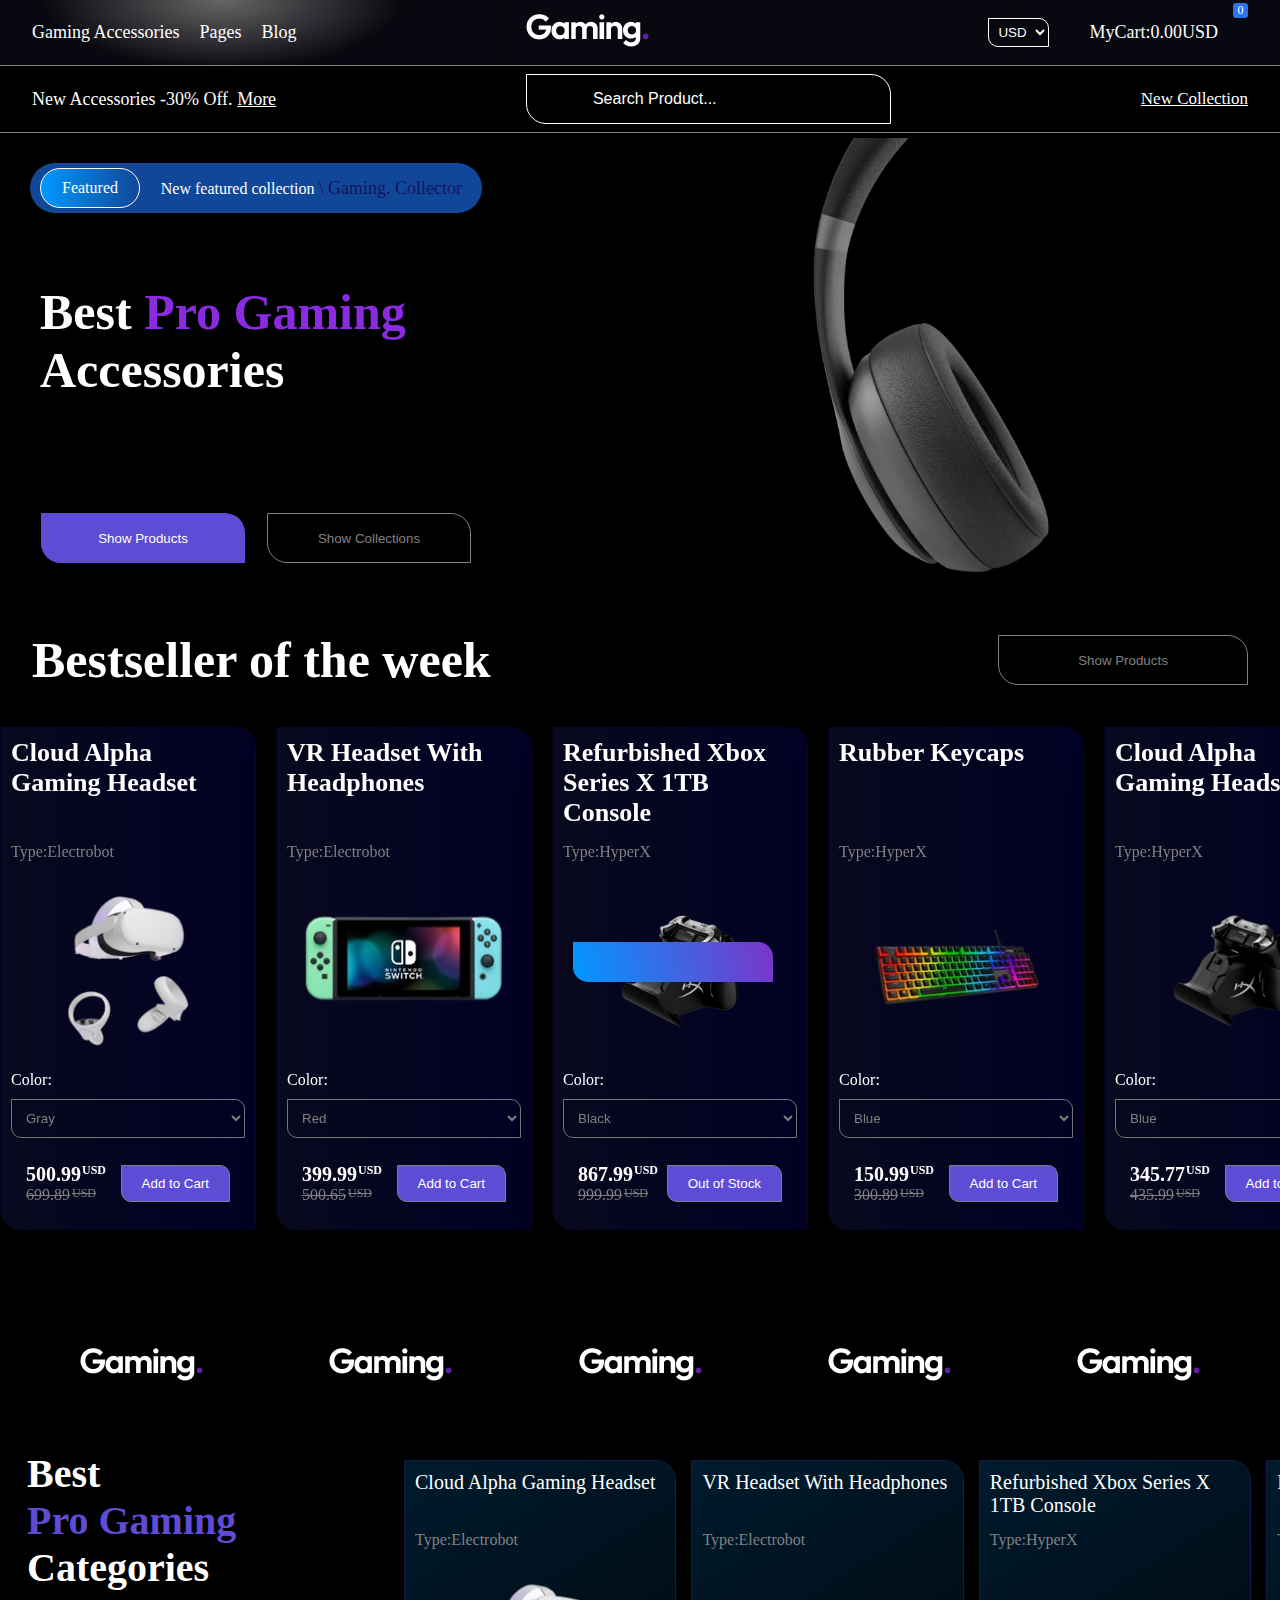
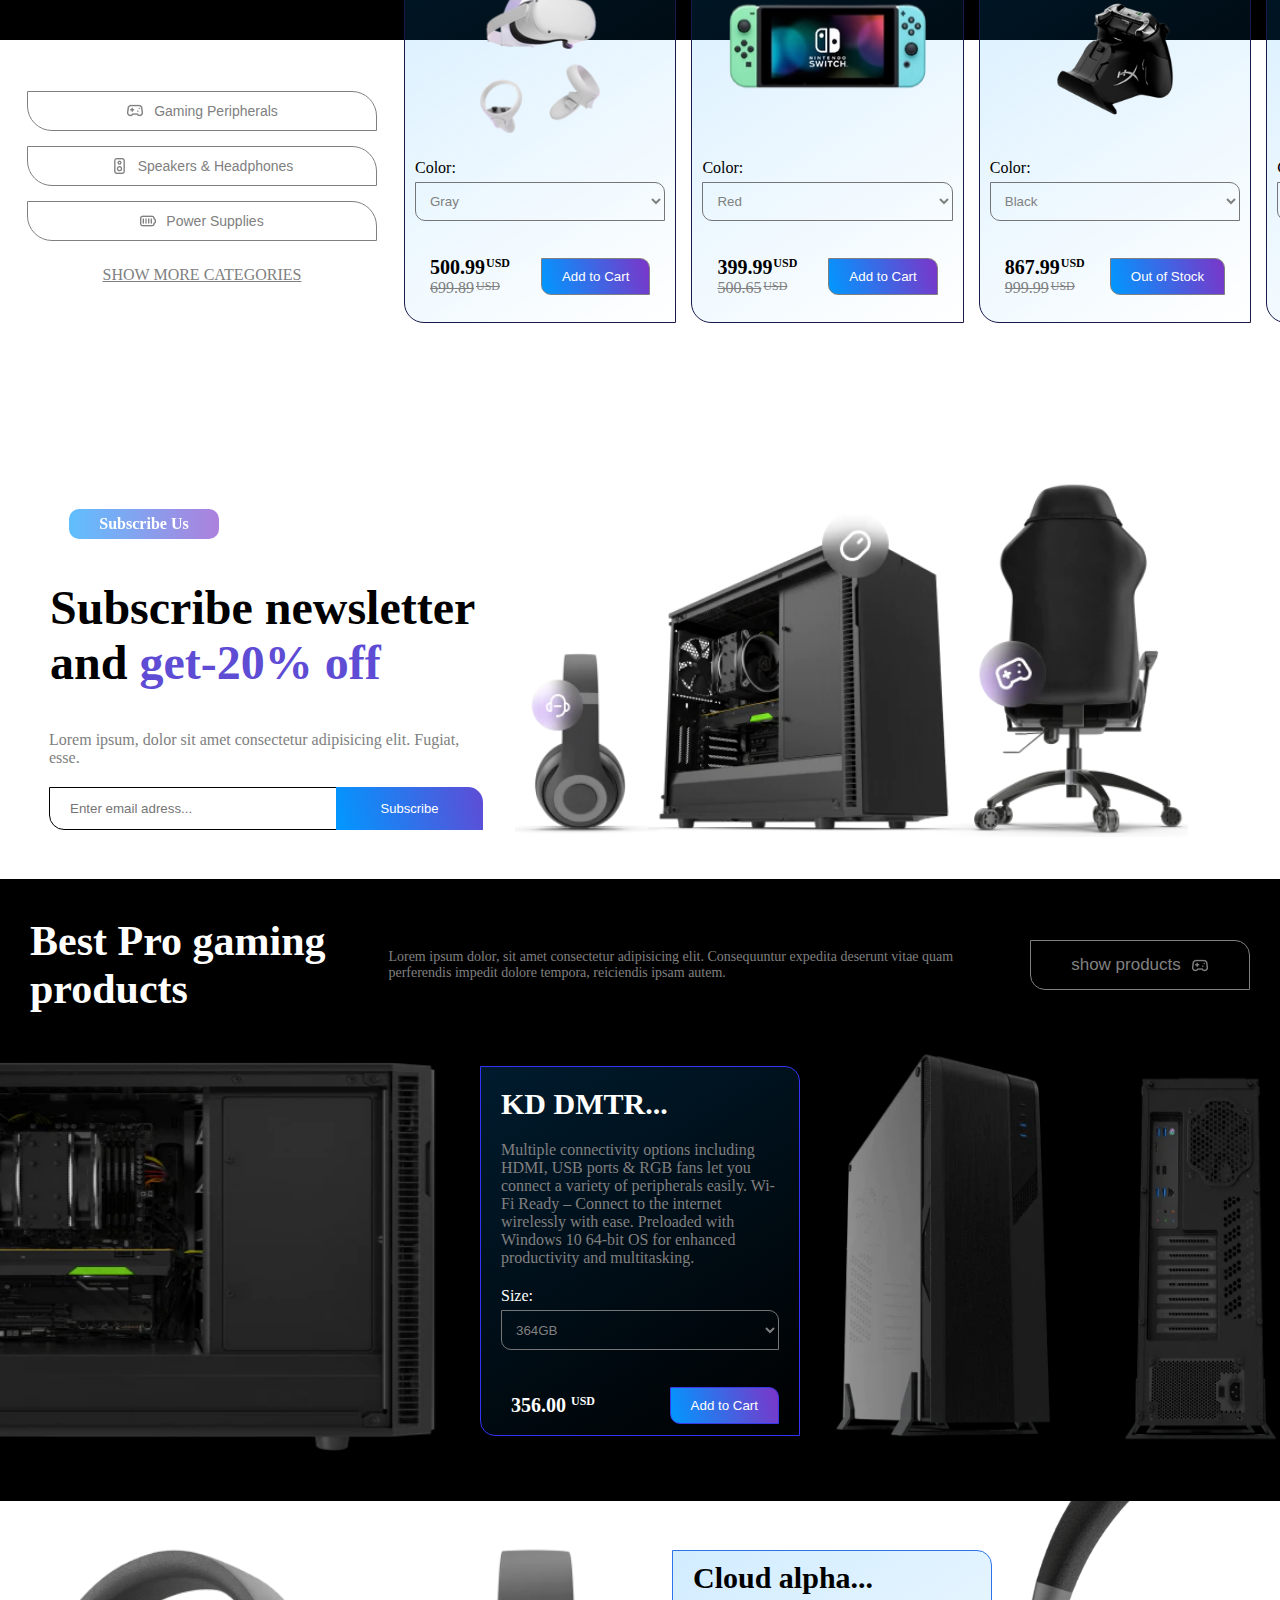
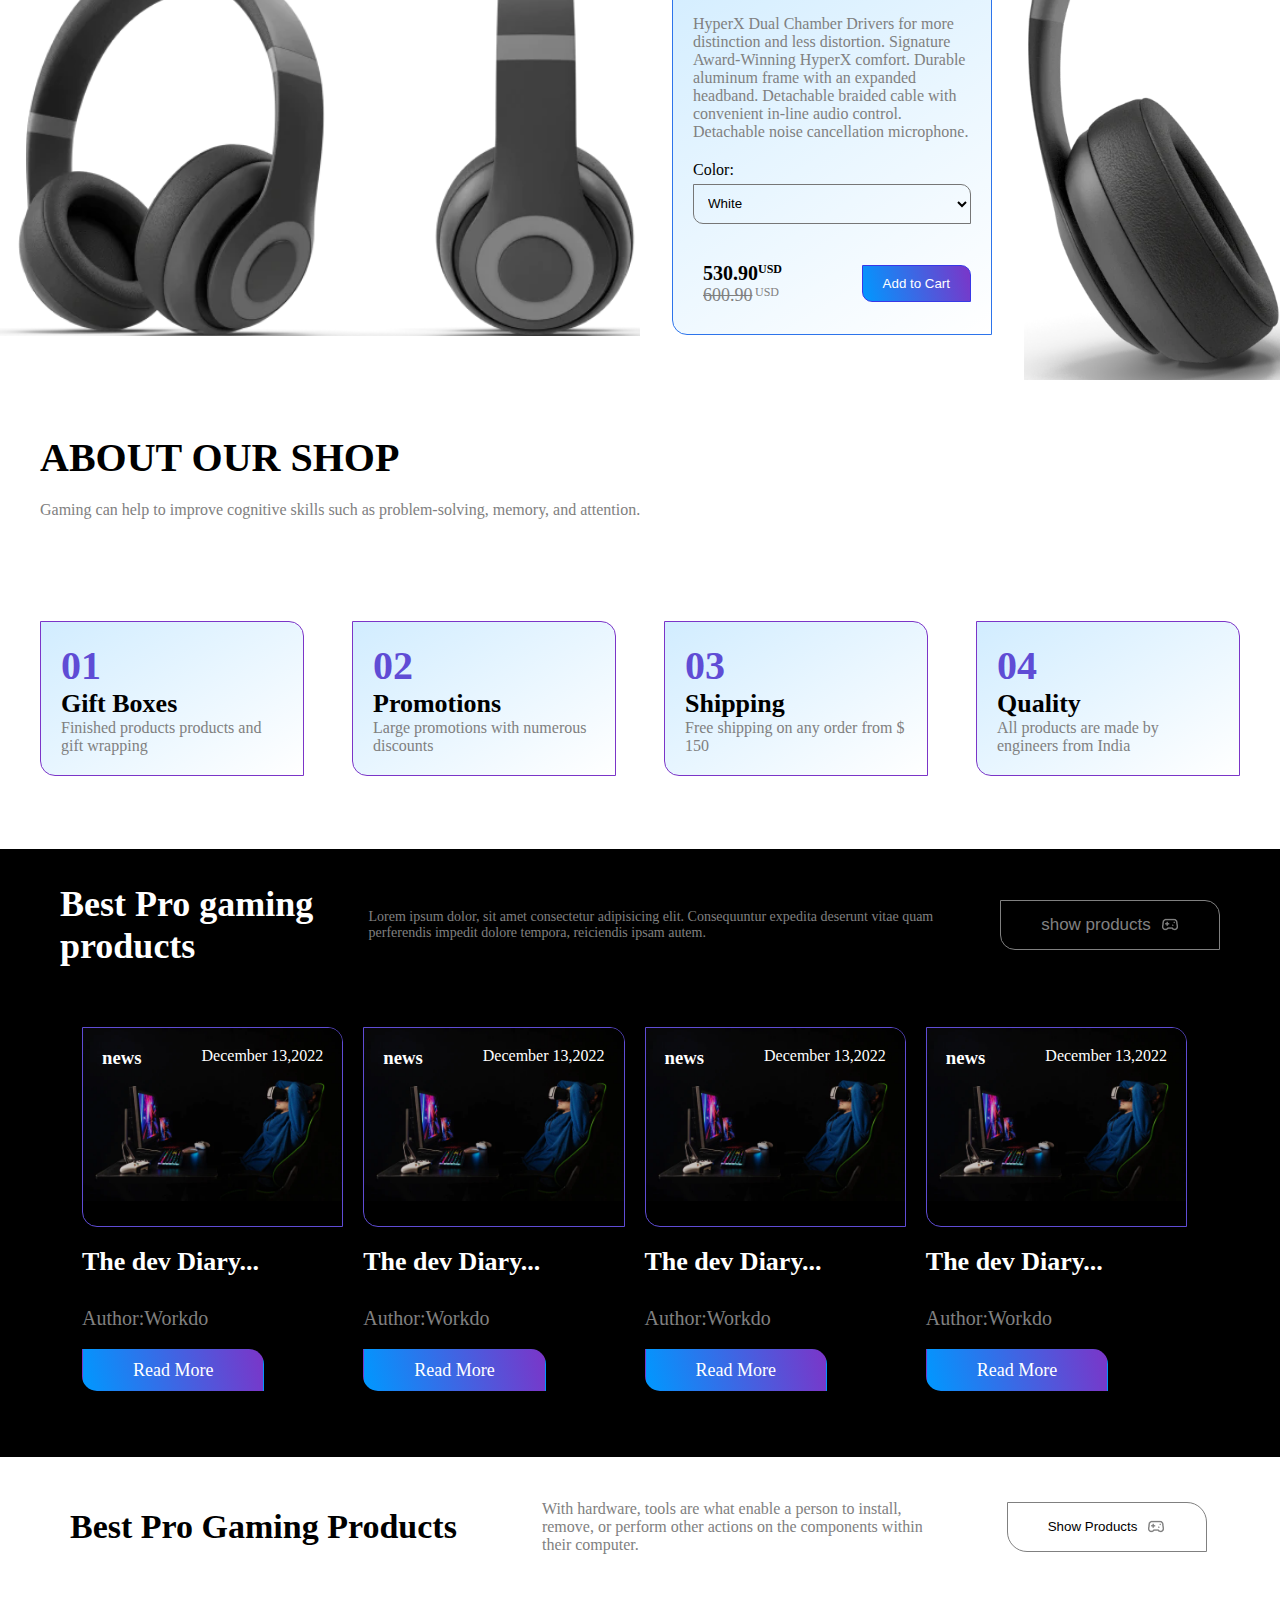
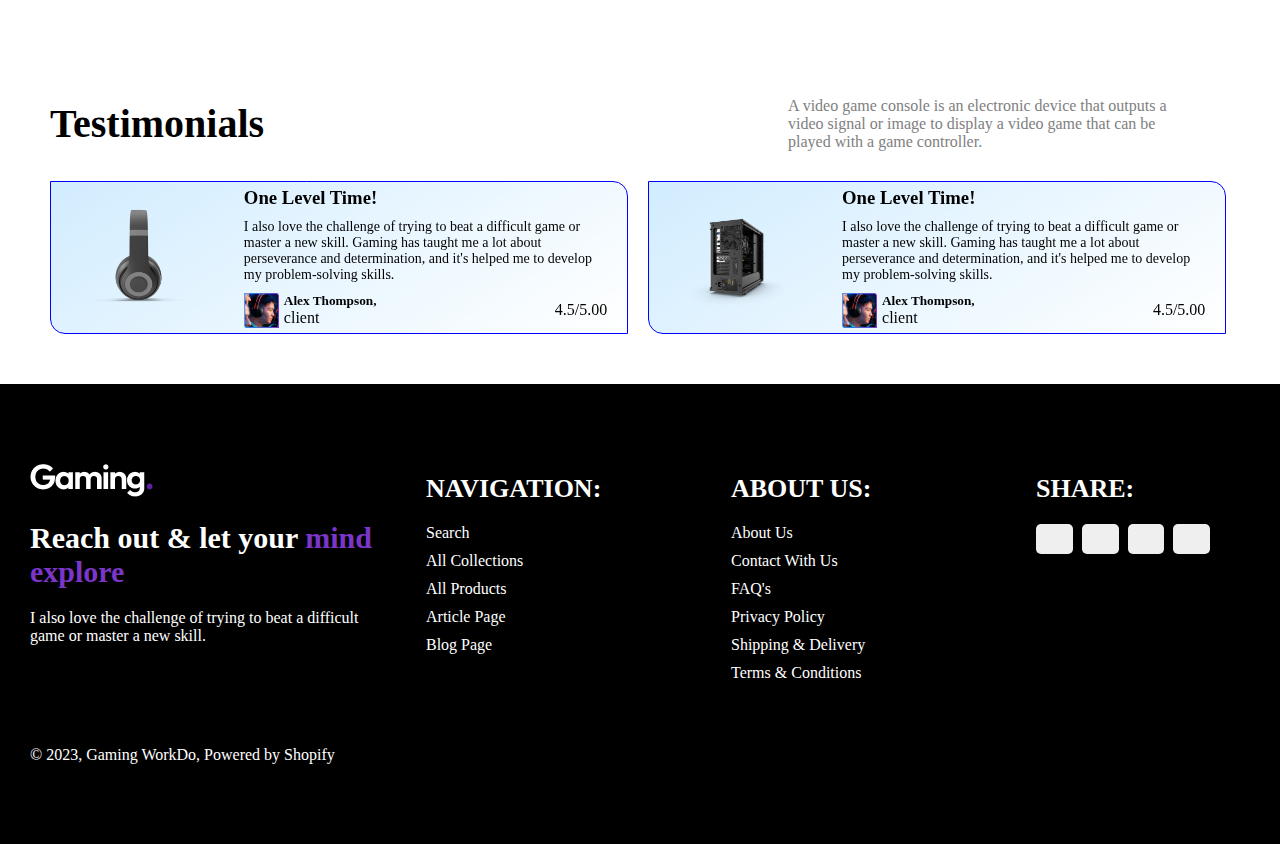
<file: index.html>
<!DOCTYPE html>
<html lang="en">
  <head>
    <meta charset="UTF-8" />
    <meta name="viewport" content="width=device-width, initial-scale=1.0" />
    <link
      rel="stylesheet"
      href="https://cdn.jsdelivr.net/npm/swiper@10/swiper-bundle.min.css"
    />
    <link
      rel="stylesheet"
      href="https://cdnjs.cloudflare.com/ajax/libs/font-awesome/6.4.2/css/all.min.css"
      integrity="sha512-z3gLpd7yknf1YoNbCzqRKc4qyor8gaKU1qmn+CShxbuBusANI9QpRohGBreCFkKxLhei6S9CQXFEbbKuqLg0DA=="
      crossorigin="anonymous"
      referrerpolicy="no-referrer"
    />
    <link rel="stylesheet" href="/src/css/style.css" />
    <link rel="icon" href="/src/images/286.gif" />
    <title>My Project</title>
  </head>
  <body>
    <header id="Header">
      <div class="header_top">
        <div class="header_top_left">
          <ul class="nav_ul">
            <li class="nav_item_li">
              <a class="nav_item" href="#">Gaming Accessories</a>
              <i class="fa-solid fa-chevron-down chevron"></i>
              <div class="dropdown">
                <div>
                  <ul>
                    <li>
                      <a href="#">Home 1</a>
                    </li>
                    <li>
                      <a href="#">Home 1</a>
                    </li>
                    <li>
                      <a href="#">Home 1</a>
                    </li>
                    <li>
                      <a href="#">Home 1</a>
                    </li>
                    <li>
                      <a href="#">Home 1</a>
                    </li>
                  </ul>
                </div>
                <div>
                  <ul>
                    <li>
                      <a href="#">Home 2</a>
                    </li>
                    <li>
                      <a href="#">Home 2</a>
                    </li>
                    <li>
                      <a href="#">Home 2</a>
                    </li>
                    <li>
                      <a href="#">Home 2</a>
                    </li>
                    <li>
                      <a href="#">Home 2</a>
                    </li>
                  </ul>
                </div>
                <div>
                  <ul>
                    <li>
                      <a href="#">Home 1</a>
                    </li>
                    <li>
                      <a href="#">Home 1</a>
                    </li>
                    <li>
                      <a href="#">Home 1</a>
                    </li>
                    <li>
                      <a href="#">Home 1</a>
                    </li>
                    <li>
                      <a href="#">Home 1</a>
                    </li>
                  </ul>
                </div>
                <div>
                  <div class="nav_img">
                    <img src="/src/images/navbar.webp" alt="" />
                  </div>
                </div>
              </div>
            </li>
            <li class="nav_item_li">
              <a class="nav_item" href="#">Pages</a>
              <i class="fa-solid fa-chevron-down chevron"></i>
              <div class="dropdown">
                <ul>
                  <li>
                    <a href="#">Home</a>
                  </li>
                  <li>
                    <a href="about.html">About</a>
                  </li>
                  <li>
                    <a href="#">Shop</a>
                  </li>
                  <li>
                    <a href="productDetails.html">Details</a>
                  </li>
                  <li>
                    <a href="collection.html">Collections</a>
                  </li>
                </ul>
              </div>
            </li>
            <li class="nav_item_li">
              <a class="nav_item" href="#">Blog</a>
              <i class="fa-solid fa-chevron-down chevron"></i>
              <div class="dropdown">
                <ul>
                  <li>
                    <a href="#">Home 3</a>
                  </li>
                  <li>
                    <a href="#">Home 3</a>
                  </li>
                </ul>
              </div>
            </li>
          </ul>
        </div>
        <div class="header_top_center">
          <div>
            <a href="https://gaming-workdo.myshopify.com/">
              <img
                src="/src/images/logo_aceeaa59-f6d4-423f-86f0-8c025cf33812.png"
                alt=""
              />
            </a>
          </div>
        </div>
        <div class="header_top_right">
          <ul class="profile_info">
            <li class="info_item">
              <i class="fa-regular fa-user"></i>
              <div class="dropdown">
                <ul>
                  <li>
                    <a href="#">Login</a>
                  </li>
                  <li>
                    <a href="#">Create account</a>
                  </li>
                  <li>
                    <a href="#">Wishlist(0)</a>
                  </li>
                  <li>
                    <a href="#">Compare(0)</a>
                  </li>
                </ul>
              </div>
            </li>
            <li class="info_item">
              <i class="fa-solid fa-globe"></i>
            </li>
            <li class="info_item">
              <select class="select_currency" name="" id="">
                <option value="usd">USD</option>
              </select>
            </li>
            <li class="info_item">
              <div class="cart">
                MyCart:<span class="cart_span">0.00USD</span>
              </div>
              <div class="shopping_cart">
                <i class="fa-solid fa-cart-shopping"></i>
                <span class="count" id="cartCount">0</span>
              </div>
              <div class="hidden_cart">
                  <h2 class="cart_title">
                    Shopping Cart
                  </h2>
                  <div class="cart_content">
                    <!-- <div class="cart_box">
                      <img src="/src/images/b1.webp" alt="" class="img_cart">
                      <div class="detail_box">
                        <p class="cart_product_title">
                          Seeds of Change Organic Quinoa, Brown, & Red Rice
                        </p>
                        <b class="cart_price">$25.04</b>
                        <input type="number" value="1" class="cart_quantity">
                      </div>
                      <i class="fa-regular fa-trash-can cart_remove"></i>
                    </div> -->
                  </div>
                  <div class="total">
                    <div class="total_title">Total</div>
                    <div class="total_price">$0</div>
                  </div>
                  <button type="button" class="buy_btn">
                    <a href="#">Buy Now</a></button>
                  <button type="button" class="checkout_btn">
                    <a href="/checkout.html">Checkout</a>
                  </button>
                  <i class="fa-solid fa-xmark" id="cart_close"></i>
                </div>
              </div>
            
              </div>
            </li>
          </ul>
        </div>
      </div>
      <div class="header_bottom">
        <div class="header_bottom_left">
          <a class="discount_info" href="#"
            >New Accessories -30% Off. <span>More</span></a
          >
        </div>
        <div class="search_input">
          <button>
            <i class="fa-solid fa-magnifying-glass"></i>
          </button>
          <input type="search" name="" id="" placeholder="Search Product..." />
        </div>
        <div class="new_collection">
          <h4>
            <a href="#"> New Collection</a>
          </h4>
        </div>
      </div>
    </header>
    <main id="main">
      <section class="banner">
        <div class="banner_content">
          <div class="banner_content_top">
            <span>Featured</span>
            <p>
              New featured collection
              <a href="https://gaming-workdo.myshopify.com/">
                \ Gaming. Collector</a
              >
            </p>
          </div>
          <div class="banner_content_center">
            <h1>Best <span>Pro Gaming</span> Accessories</h1>
            <p>
              Lorem ipsum dolor sit amet consectetur adipisicing elit. Et
              aperiam, cupiditate nihil architecto explicabo debitis iure illum
              corrupti officia odio.
            </p>
          </div>
          <div class="show_btns">
            <button><a href="collection.html">Show Products</a></button>
            <button>Show Collections</button>
          </div>
        </div>
        <div class="banner_img">
          <img src="/src/images/Half-bluthooth-right.webp" alt="" />
        </div>
      </section>
      <section class="products myswiper mySwiper">
        <div class="products_title">
          <h1>Bestseller of the week</h1>
          <a href="collection.html"><button>Show Products</button></a>
        </div>
        <div class="products_container swiper-wrapper">
          <!-- <div class="swiper-slide">
                  <div class="product_cart" id="prod">
                      <h2>Lorem ipsum dolor sit amet.</h2>
                      <p>Type: Electrobot</p>
                      <div class="product_cart_image">
                          <img src="/src/images/1_892117ef-00bc-43f7-8789-c8a6a7c180ee_247x198.png" alt="">
                      </div>
                      <div class="follow">
                          <i class="fa-regular fa-heart follows"></i>
                          <i class="fa-regular fa-eye follows" id="modal_icon"></i>                      
                          <i class="fa-solid fa-code-compare"></i>
                      </div>
                      <div class="choose_color">
                          <h4>color:</h4>
                          <select name="" id="">
                              <option value="">White</option>
                              <option value="">Black</option>
                          </select>
                      </div>
                      <div class="price_buy">
                          <div class="prices">
                              <b>356.00<span>USD</span></b>
                              <s>500.00<span>USD</span></s>
                          </div>
                          <div class="add_cart_btn">
                              <button class="added_btn"></button>
                          </div>
                      </div>
                  </div>
              </div> -->
                  <div class="time">
                    <span class="day"></span>
                    <span class="hour"></span>
                    <span class="minute"></span>
                    <span class="second"></span>
                  </div>
        </div>
        <div class="swiper-button-next"></div>
        <div class="swiper-button-prev"></div>
        <div class="swiper-pagination"></div>

        <div id="myModal" class="modal">
          <div class="modal-content">
            <!-- <div class="prod_detail">
              <div class="detail_left">
                <h2 id="product-title">
                  Colossus Ergonomic<br />
                  Gaming Office Chair
                </h2>
                <article class="article" id="description">
                  ERGONOMICALLY DESIGNED FOR HARDCORE GAMING : From its unique
                  contours and angled seat edges, to its fully adjustable recline,
                  tilt, and height, the Dr Luxur...
                </article>
                <div class="choose_color">
                  <h4>color:</h4>
                  <select name="" id="select_color">
                    <option value="white">White</option>
                    <option value="black">Black</option>
                  </select>
                </div>
                <div class="price_buy">
                  <div class="prices">
                    <b id="product-price">590.90<span>USD</span></b>
                    <s id="product-old_price">770.99<span>USD</span></s>
                  </div>
                  <div class="quantity">
                    <h5>Quantity:</h5>
                    <div class="quantity_input">
                      <i class="fa-solid fa-minus"></i>
                      <span>1</span>
                      <i class="fa-solid fa-plus"></i>
                    </div>
                  </div>
                </div>
                <div class="add_cart_btn">
                  <button class="added_btn">Add to cart</button>
                </div>
              </div>
              <div class="detail_right">
                <div class="detail_image">
                  <img src="./src/images/gaming1.avif" alt="" id="product-image">
                </div>
              </div>
            </div> -->
          </div>
          <span id="close_modal"><i class="fa-regular fa-rectangle-xmark"></i></span>
        </div>  
      </section>
      <section class="slider">
        <div class="slider_container">
          <div class="slider_img">
            <a href="#">
              <img
                src="/src/images/logo_aceeaa59-f6d4-423f-86f0-8c025cf33812.png"
                alt=""
              />
            </a>
          </div>
          <div class="slider_img">
            <a href="#">
              <img
                src="/src/images/logo_aceeaa59-f6d4-423f-86f0-8c025cf33812.png"
                alt=""
              />
            </a>
          </div>
          <div class="slider_img">
            <a href="#">
              <img
                src="/src/images/logo_aceeaa59-f6d4-423f-86f0-8c025cf33812.png"
                alt=""
              />
            </a>
          </div>
          <div class="slider_img">
            <a href="#">
              <img
                src="/src/images/logo_aceeaa59-f6d4-423f-86f0-8c025cf33812.png"
                alt=""
              />
            </a>
          </div>
          <div class="slider_img">
            <a href="#">
              <img
                src="/src/images/logo_aceeaa59-f6d4-423f-86f0-8c025cf33812.png"
                alt=""
              />
            </a>
          </div>
        </div>
      </section>
      <section class="categories">
        <div class="categories_container">
          <div class="categories_top">
            <div class="left">
              <h1>Best <br /><span>Pro Gaming</span><br />Categories</h1>
              <div class="category_btns">
                <button class="btns_item" data-category="gaming">
                  <img src="/src/images/icons.png" alt="" />Gaming Peripherals
                </button>
                <button class="btns_item" data-category="power">
                  <img src="/src/images/speakers.png" alt="" />Speakers &
                  Headphones
                </button>
                <button class="btns_item" data-category="speakers">
                  <img src="/src/images/power.png" alt="" />Power Supplies
                </button>
                <a href="#">Show More Categories</a>
              </div>
            </div>
            <div class="right">
              <div class="right_container">
                <!-- <div class="product_cart swiper-slide">
                    <h2 class="prod_title">Lorem ipsum dolor sit amet.</h2>
                    <p>Type: Electrobot</p>
                    <div class="product_cart_image">
                      <img
                        src="/src/images/1_892117ef-00bc-43f7-8789-c8a6a7c180ee_247x198.png" class="prod_img"
                        alt=""
                      />
                    </div>
                    <div class="follow">
                      <i class="fa-regular fa-heart follows"></i>
                      <i class="fa-regular fa-eye follows" id="modal_icon"></i>
                      <i class="fa-solid fa-code-compare"></i>
                    </div>
                    <div class="choose_color">
                      <h4>Size:</h4>
                      <select name="" id="">
                         <option value=""><span>364</span>GB</option>
                          <option value=""><span>256</span>GB</option>
                      </select>
                    </div>
                    <div class="price_buy">
                      <div class="prices">
                        <b>356.00<span>USD</span></b>
                        <s>500.00<span>USD</span></s>
                      </div>
                      <div class="add_cart_btn">
                        <button class="add_btn">Add to Cart</button>
                      </div>
                    </div>
                  </div>-->

              </div>
              
            </div>
          </div>
          <div class="categories_bottom">
            <div class="container">
              <div class="container_left">
                <h3>Subscribe us</h3>
                <h1>Subscribe newsletter and <span>get-20% off</span></h1>
                <p>
                  Lorem ipsum, dolor sit amet consectetur adipisicing elit.
                  Fugiat, esse.
                </p>
                <form class="search">
                  <input
                    type="search"
                    name=""
                    id=""
                    placeholder="Enter email adress..."
                  />
                  <button type="submit">Subscribe</button>
                </form>
              </div>
              <div class="container_right">
                <div>
                  <img src="./src/images/subscribe-img.webp" alt="" />
                </div>
              </div>
            </div>
          </div>
        </div>
        <!-- <div class="swiper-button-next mynext"></div>
        <div class="swiper-button-prev"></div> -->
      </section>
      <section class="Cpu_info">
        <div class="container">
          <div class="container_top">
            <h1>Best Pro gaming products</h1>
            <p>
              Lorem ipsum dolor, sit amet consectetur adipisicing elit.
              Consequuntur expedita deserunt vitae quam perferendis impedit
              dolore tempora, reiciendis ipsam autem.
            </p>
            <a href="">
              <button>
                show products<img src="./src/images/icons.png" alt="" />
              </button>
            </a>
          </div>
          <div class="container_bottom">
            <div class="container_bottom_inner">
              <div class="image">
                <img src="/src/images/product-cpu1.webp" alt="" />
              </div>
              <div class="cpu_center_card">
                <div class="product_cart">
                  <h2>kd dmtr...</h2>
                  <p>
                    Multiple connectivity options including HDMI, USB ports &
                    RGB fans let you connect a variety of peripherals easily.
                    Wi-Fi Ready – Connect to the internet wirelessly with ease.
                    Preloaded with Windows 10 64-bit OS for enhanced
                    productivity and multitasking.
                  </p>
                  <div class="choose_color">
                    <h4>Size:</h4>
                    <select name="" id="">
                      <option value=""><span>364</span>GB</option>
                      <option value=""><span>256</span>GB</option>
                    </select>
                  </div>
                  <div class="price_buy">
                    <div class="prices">
                      <b>356.00<span>USD</span></b>
                    </div>
                    <div class="add_cart_btn">
                      <button class="add_btn">Add to Cart</button>
                    </div>
                  </div>
                </div>
              </div>
              <div class="image">
                <img src="./src/images/double.cpu2.webp" alt="" />
              </div>
            </div>
          </div>
        </div>
      </section>
      <section class="shopify">
        <div class="shopify_container">
          <div class="shopify_top">
            <div class="shopify_image_left">
              <img src="./src//images/headphones double.webp" alt="" />
            </div>
            <div class="shopify_card_container">
              <div class="shopify_card">
                <h1>Cloud alpha...</h1>
                <article>
                  HyperX Dual Chamber Drivers for more distinction and less
                  distortion. Signature Award-Winning HyperX comfort. Durable
                  aluminum frame with an expanded headband. Detachable braided
                  cable with convenient in-line audio control. Detachable noise
                  cancellation microphone.
                </article>
                <div class="choose_color">
                  <h4>Color:</h4>
                  <select name="" id="">
                    <option value="white">White</option>
                    <option value="black">black</option>
                  </select>
                </div>
                <div class="prices">
                  <div class="all_prices">
                    <b>530.90 <span>USD</span></b>
                    <s>600.90 <span>USD</span></s>
                  </div>
                  <div class="add_card">
                    <button class="add_btn">Add to Cart</button>
                  </div>
                </div>
              </div>
            </div>
            <div class="shopify_image_right">
              <img src="./src/images/Half-bluthooth-right.webp" alt="" />
            </div>
          </div>
          <div class="shopify_bottom">
            <div class="shopify_title">
              <h2>about our shop</h2>
              <p>
                Gaming can help to improve cognitive skills such as
                problem-solving, memory, and attention.
              </p>
            </div>
            <div class="shopify_sub_cards">
              <div class="cards">
                <b>01</b>
                <h3>gift boxes</h3>
                <p>Finished products products and gift wrapping</p>
              </div>
              <div class="cards">
                <b>02</b>
                <h3>promotions</h3>
                <p>Large promotions with numerous discounts</p>
              </div>
              <div class="cards">
                <b>03</b>
                <h3>Shipping</h3>
                <p>Free shipping on any order from $ 150</p>
              </div>
              <div class="cards">
                <b>04</b>
                <h3>Quality</h3>
                <p>All products are made by engineers from India</p>
              </div>
            </div>
          </div>
        </div>
      </section>
      <section class="blog">
        <div class="blog_container">
          <div class="blog_top">
            <h1>Best <span>Pro gaming</span> products</h1>
            <p>
              Lorem ipsum dolor, sit amet consectetur adipisicing elit.
              Consequuntur expedita deserunt vitae quam perferendis impedit
              dolore tempora, reiciendis ipsam autem.
            </p>
            <a href="">
            <button>
              show products<img src="./src/images/icons.png" alt="" />
            </button>
          </a>
          </div>
          <div class="blog_bottom">
            <div class="blog_card">
              <div class="blog_card_info">
                <div class="blog_image">
                  <img src="./src/images/b1.webp" alt="" />
                </div>
                <div class="blog_date">
                  <h3>news</h3>
                  <p>December 13,2022</p>
                </div>
              </div>
              <div class="blog_card_content">
                <h2>The dev Diary...</h2>
                <p>Author:Workdo</p>
                <a href="#">Read More</a>
              </div>
            </div>
            <div class="blog_card">
              <div class="blog_card_info">
                <div class="blog_image">
                  <img src="./src/images/b1.webp" alt="" />
                </div>
                <div class="blog_date">
                  <h3>news</h3>
                  <p>December 13,2022</p>
                </div>
              </div>
              <div class="blog_card_content">
                <h2>The dev Diary...</h2>
                <p>Author:Workdo</p>
                <a href="#">Read More</a>
              </div>
            </div>
            <div class="blog_card">
              <div class="blog_card_info">
                <div class="blog_image">
                  <img src="./src/images/b1.webp" alt="" />
                </div>
                <div class="blog_date">
                  <h3>news</h3>
                  <p>December 13,2022</p>
                </div>
              </div>
              <div class="blog_card_content">
                <h2>The dev Diary...</h2>
                <p>Author:Workdo</p>
                <a href="#">Read More</a>
              </div>
            </div>
            <div class="blog_card">
              <div class="blog_card_info">
                <div class="blog_image">
                  <img src="./src/images/b1.webp" alt="" />
                </div>
                <div class="blog_date">
                  <h3>news</h3>
                  <p>December 13,2022</p>
                </div>
              </div>
              <div class="blog_card_content">
                <h2>The dev Diary...</h2>
                <p>Author:Workdo</p>
                <a href="#">Read More</a>
              </div>
            </div>
            <!-- <div class="blog_card">
              <div class="blog_card_info">
               <div class="blog_image">
                <img src="./src/images/b1.webp" alt="">
              </div>
              <div class="blog_date">
                <h3>news</h3>
                <p>December 13,2022</p>
              </div> 
              </div>
             <div class="blog_card_content">
              <h2>The dev Diary...</h2>
              <p>Author:Workdo</p>
              <a href="#">Read More</a>
             </div>
            </div> -->
          </div>
        </div>
      </section>
      <section class="game_products">
        <div class="game_products_container myswiper mySwiper">
          <div class="game_products_top">
            <div class="products_title">
              <h2>Best Pro Gaming Products</h2>
            </div>
            <div class="products_text">
              <p>
                With hardware, tools are what enable a person to install,
                remove, or perform other actions on the components within their
                computer.
              </p>
            </div>
            <div class="products_btn">
              <button>
                Show Products <img src="./src/images/icons.png" alt="" />
              </button>
            </div>
          </div>
          <div class="game_products_bottom swiper-wrapper">
            <!-- <div class="game_product_cart swiper-slide">
              <h2>Lorem ipsum dolor sit amet.</h2>
              <p>Type:Electrobot</p>
              <div class="game_cart_image">
                <img src="./src/images/gaming1.avif" alt="" />
              </div>
              <div class="follow">
                <i class="fa-regular fa-heart follows"></i>
                <i class="fa-regular fa-eye follows"></i>
                <i class="fa-solid fa-code-compare"></i>
              </div>
              <div class="choose_color">
                <h4>color:</h4>
                <select name="" id="sizeSelect">
                  <option value="white">White</option>
                  <option value="black">Black</option>
                </select>
              </div>
              <div class="price_buy">
                <div class="prices">
                  <b class="product_price">300.99<span>USD</span></b>
                  <s>400.99<span>USD</span></s>
                </div>
                <div class="add_cart_btn">
                  <button class="add_btn">Add to Cart</button>
                </div>
              </div>
            </div> -->
          </div>
        </div>
      </section>
      <section class="testimonials">
        <div class="testimonilas_container swipers mySwipers">
          <div class="container_top">
            <h1>Testimonials</h1>
            <p>A video game console is an electronic device that outputs a video signal or image to display a video game that can be played with a game controller.</p>
          </div>
          <div class="container_bottom swiper-wrapper">
            <div class="testimonials_card swiper-slide">
              <div class="image">
                <img src="/src/images/testi-1.webp" alt="">
              </div>
              <div class="card_content">
                <h3>One Level Time!</h3>
                <p>I also love the challenge of trying to beat a difficult game or master a new skill. Gaming has taught me a lot about perseverance and determination, and it's helped me to develop my problem-solving skills.</p>
                <div class="rating">
                  <div class="profile">
                    <img src="./src/images/client-img.webp" alt="">
                    <div class="profile_info">
                      <h5>Alex Thompson,</h5>
                      <span>client</span>
                    </div>
                  </div>
                  <div class="rate">
                    <i class="fa-solid fa-star"></i>
                    <i class="fa-solid fa-star"></i>
                    <i class="fa-solid fa-star"></i>
                    <i class="fa-solid fa-star"></i>
                    <i class="fa-solid fa-star-half-stroke"></i>
                    <span>4.5/5.00</span>
                  </div>
                </div>
              </div>
            </div>
            <div class="testimonials_card swiper-slide">
              <div class="image">
                <img src="/src/images/testi-2.webp" alt="">
              </div>
              <div class="card_content">
                <h3>One Level Time!</h3>
                <p>I also love the challenge of trying to beat a difficult game or master a new skill. Gaming has taught me a lot about perseverance and determination, and it's helped me to develop my problem-solving skills.</p>
                <div class="rating">
                  <div class="profile">
                    <img src="./src/images/client-img.webp" alt="">
                    <div class="profile_info">
                      <h5>Alex Thompson,</h5>
                      <span>client</span>
                    </div>
                  </div>
                  <div class="rate">
                    <i class="fa-solid fa-star"></i>
                    <i class="fa-solid fa-star"></i>
                    <i class="fa-solid fa-star"></i>
                    <i class="fa-solid fa-star"></i>
                    <i class="fa-solid fa-star-half-stroke"></i>
                    <span>4.5/5.00</span>
                  </div>
                </div>
              </div>
            </div>
            <div class="testimonials_card swiper-slide">
              <div class="image">
                <img src="/src/images/testi-2.webp" alt="">
              </div>
              <div class="card_content">
                <h3>One Level Time!</h3>
                <p>I also love the challenge of trying to beat a difficult game or master a new skill. Gaming has taught me a lot about perseverance and determination, and it's helped me to develop my problem-solving skills.</p>
                <div class="rating">
                  <div class="profile">
                    <img src="./src/images/client-img.webp" alt="">
                    <div class="profile_info">
                      <h5>Alex Thompson,</h5>
                      <span>client</span>
                    </div>
                  </div>
                  <div class="rate">
                    <i class="fa-solid fa-star"></i>
                    <i class="fa-solid fa-star"></i>
                    <i class="fa-solid fa-star"></i>
                    <i class="fa-solid fa-star"></i>
                    <i class="fa-solid fa-star-half-stroke"></i>
                    <span>4.5/5.00</span>
                  </div>
                </div>
              </div>
            </div>
          </div>
        </div>
      </section>
      <section class="contact">
        <div class="contact_container">
          <div class="contact_card">
            <div class="card_info">
              <img
                src="./src/images/logo_aceeaa59-f6d4-423f-86f0-8c025cf33812.png"
                alt=""
              />
              <h2>Reach out & let your <span>mind explore</span></h2>
              <p>
                I also love the challenge of trying to beat a difficult game or
                master a new skill.
              </p>
            </div>
            <article>© 2023, Gaming WorkDo, Powered by Shopify</article>
          </div>
          <div class="navigation">
            <h2>Navigation:</h2>
            <ul class="nav_list">
              <li class="nav_item"><a href="#">Search</a></li>
              <li class="nav_item"><a href="#">All collections</a></li>
              <li class="nav_item"><a href="#">All products</a></li>
              <li class="nav_item"><a href="#">Article page</a></li>
              <li class="nav_item"><a href="#">Blog page</a></li>
            </ul>
          </div>
          <div class="navigation">
            <h2>About us:</h2>
            <ul class="nav_list">
              <li class="nav_item"><a href="#">About us</a></li>
              <li class="nav_item"><a href="#">Contact with us</a></li>
              <li class="nav_item"><a href="#">FAQ's</a></li>
              <li class="nav_item"><a href="#">Privacy Policy</a></li>
              <li class="nav_item"><a href="#">Shipping & Delivery</a></li>
              <li class="nav_item"><a href="#">Terms & Conditions</a></li>
            </ul>
          </div>
          <div class="share">
            <h2>share:</h2>
            <div class="social_btns">
              <button>
                <a href="#"><i class="fa-brands fa-youtube"></i></a>
              </button>
              <button>
                <a href="#"><i class="fa-brands fa-square-instagram"></i></a>
              </button>
              <button>
                <a href="#"><i class="fa-brands fa-square-x-twitter"></i></a>
              </button>
              <button>
                <a href="#"><i class="fa-brands fa-linkedin"></i></a>
              </button>
            </div>
          </div>
        </div>
      </section>
    </main>
    <script src="https://cdn.jsdelivr.net/npm/swiper@10/swiper-bundle.min.js"></script>
    <script src="/src/js/app.js"></script>
  </body>
</html>
</file>
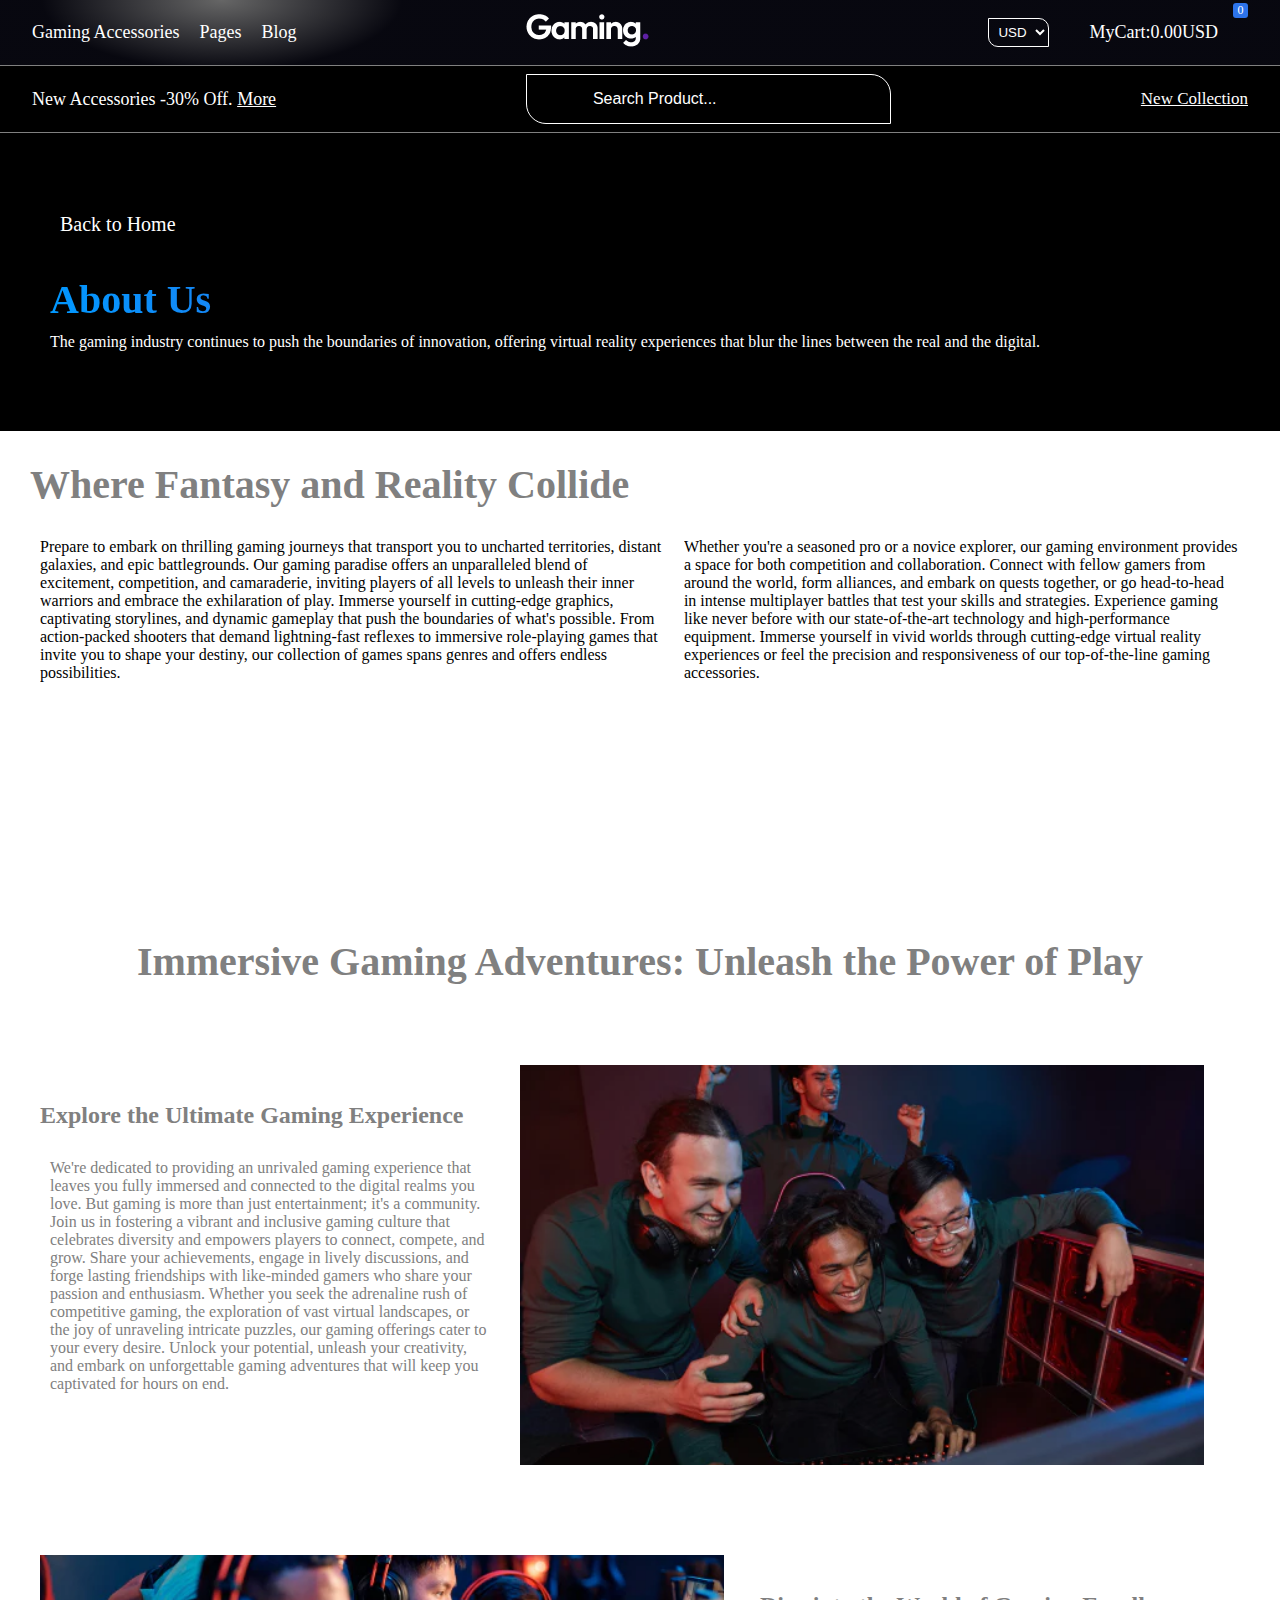
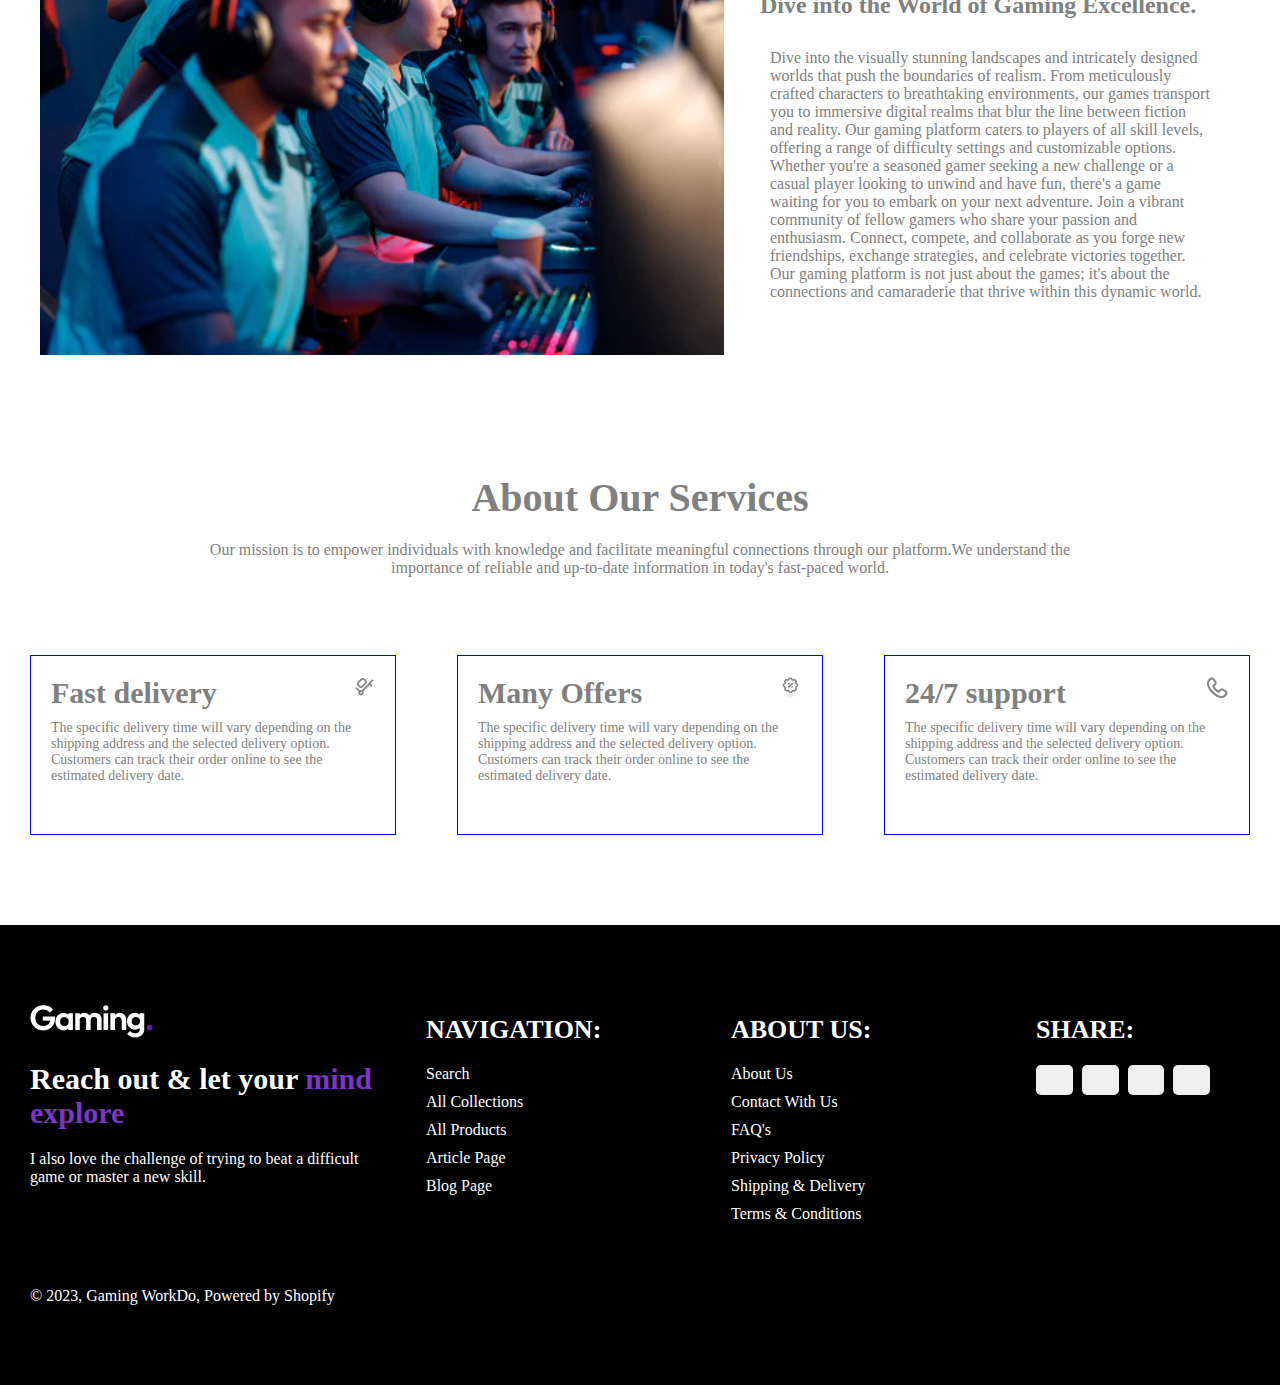
<file: about.html>
<!DOCTYPE html>
<html lang="en">
  <head>
    <meta charset="UTF-8" />
    <meta name="viewport" content="width=device-width, initial-scale=1.0" />
    <link rel="stylesheet" href="./src/css/style.css" />
    <link
      rel="stylesheet"
      href="https://cdnjs.cloudflare.com/ajax/libs/font-awesome/6.4.2/css/all.min.css"
      integrity="sha512-z3gLpd7yknf1YoNbCzqRKc4qyor8gaKU1qmn+CShxbuBusANI9QpRohGBreCFkKxLhei6S9CQXFEbbKuqLg0DA=="
      crossorigin="anonymous"
      referrerpolicy="no-referrer"
    />
    <link rel="stylesheet" href="/src/css/style.css" />
    <link rel="icon" href="/src/images/286.gif" />
    <title>About Page</title>
  </head>
  <body>
    <header id="Header">
      <div class="header_top">
        <div class="header_top_left">
          <ul class="nav_ul">
            <li class="nav_item_li">
              <a class="nav_item" href="#">Gaming Accessories</a>
              <i class="fa-solid fa-chevron-down chevron"></i>
              <div class="dropdown">
                <div>
                  <ul>
                    <li>
                      <a href="#">Home 1</a>
                    </li>
                    <li>
                      <a href="#">Home 1</a>
                    </li>
                    <li>
                      <a href="#">Home 1</a>
                    </li>
                    <li>
                      <a href="#">Home 1</a>
                    </li>
                    <li>
                      <a href="#">Home 1</a>
                    </li>
                  </ul>
                </div>
                <div>
                  <ul>
                    <li>
                      <a href="#">home</a>
                    </li>
                    <li>
                      <a href="#">About</a>
                    </li>
                    <li>
                      <a href="#">Shop</a>
                    </li>
                    <li>
                      <a href="#">Detail</a>
                    </li>
                    <li>
                      <a href="#">Home 2</a>
                    </li>
                  </ul>
                </div>
                <div>
                  <ul>
                    <li>
                      <a href="#">Home 1</a>
                    </li>
                    <li>
                      <a href="#">Home 1</a>
                    </li>
                    <li>
                      <a href="#">Home 1</a>
                    </li>
                    <li>
                      <a href="#">Home 1</a>
                    </li>
                    <li>
                      <a href="#">Home 1</a>
                    </li>
                  </ul>
                </div>
                <div>
                  <div class="nav_img">
                    <img src="/src/images/navbar.webp" alt="" />
                  </div>
                </div>
              </div>
            </li>
            <li class="nav_item_li">
              <a class="nav_item" href="#">Pages</a>
              <i class="fa-solid fa-chevron-down chevron"></i>
              <div class="dropdown">
                <ul>
                  <li>
                    <a href="index.html">Home</a>
                  </li>
                  <li>
                    <a href="about.html">About</a>
                  </li>
                  <li>
                    <a href="#">Shop</a>
                  </li>
                  <li>
                    <a href="productDetails.html">Detail</a>
                  </li>
                  <li>
                    <a href="collection.html">Contact</a>
                  </li>
                </ul>
              </div>
            </li>
            <li class="nav_item_li">
              <a class="nav_item" href="#">Blog</a>
              <i class="fa-solid fa-chevron-down chevron"></i>
              <div class="dropdown">
                <ul>
                  <li>
                    <a href="#">Home 3</a>
                  </li>
                  <li>
                    <a href="#">Home 3</a>
                  </li>
                </ul>
              </div>
            </li>
          </ul>
        </div>
        <div class="header_top_center">
          <div>
            <a href="https://gaming-workdo.myshopify.com/">
              <img
                src="/src/images/logo_aceeaa59-f6d4-423f-86f0-8c025cf33812.png"
                alt=""
              />
            </a>
          </div>
        </div>
        <div class="header_top_right">
          <ul class="profile_info">
            <li class="info_item">
              <i class="fa-regular fa-user"></i>
              <div class="dropdown">
                <ul>
                  <li>
                    <a href="#">Login</a>
                  </li>
                  <li>
                    <a href="#">Create account</a>
                  </li>
                  <li>
                    <a href="#">Wishlist(0)</a>
                  </li>
                  <li>
                    <a href="#">Compare(0)</a>
                  </li>
                </ul>
              </div>
            </li>
            <li class="info_item">
              <i class="fa-solid fa-globe"></i>
            </li>
            <li class="info_item">
              <select class="select_currency" name="" id="">
                <option value="usd">USD</option>
              </select>
            </li>
            <li class="info_item">
              <div class="cart">
                MyCart:<span class="cart_span">0.00USD</span>
              </div>
              <div class="shopping_cart">
                <i class="fa-solid fa-cart-shopping"></i>
                <span class="count">0</span>
              </div>
            </li>
          </ul>
        </div>
      </div>
      <div class="header_bottom">
        <div class="header_bottom_left">
          <a class="discount_info" href="#"
            >New Accessories -30% Off. <span>More</span></a
          >
        </div>
        <div class="search_input">
          <button>
            <i class="fa-solid fa-magnifying-glass"></i>
          </button>
          <input type="search" name="" id="" placeholder="Search Product..." />
        </div>
        <div class="new_collection">
          <h4>
            <a href="#"> New Collection</a>
          </h4>
        </div>
      </div>
    </header>
    <main id="main">
      <section class="aboutUs">
        <div class="about_container">
          <div class="returnHomePage">
            <i class="fa-regular fa-circle-left"></i>
            <a href="index.html">Back to Home</a>
          </div>
          <div class="about_info">
            <h1>About Us</h1>
            <p>
              The gaming industry continues to push the boundaries of
              innovation, offering virtual reality experiences that blur the
              lines between the real and the digital.
            </p>
          </div>
        </div>
      </section>
      <section class="about_text">
        <div class="title">
          <h2>Where Fantasy and Reality Collide</h2>
        </div>
        <div class="text">
          <article>
            Prepare to embark on thrilling gaming journeys that transport you to
            uncharted territories, distant galaxies, and epic battlegrounds. Our
            gaming paradise offers an unparalleled blend of excitement,
            competition, and camaraderie, inviting players of all levels to
            unleash their inner warriors and embrace the exhilaration of play.
            Immerse yourself in cutting-edge graphics, captivating storylines,
            and dynamic gameplay that push the boundaries of what's possible.
            From action-packed shooters that demand lightning-fast reflexes to
            immersive role-playing games that invite you to shape your destiny,
            our collection of games spans genres and offers endless
            possibilities.
          </article>
          <article>
            Whether you're a seasoned pro or a novice explorer, our gaming
            environment provides a space for both competition and collaboration.
            Connect with fellow gamers from around the world, form alliances,
            and embark on quests together, or go head-to-head in intense
            multiplayer battles that test your skills and strategies. Experience
            gaming like never before with our state-of-the-art technology and
            high-performance equipment. Immerse yourself in vivid worlds through
            cutting-edge virtual reality experiences or feel the precision and
            responsiveness of our top-of-the-line gaming accessories.
          </article>
        </div>
      </section>
      <section class="information">
        <div>
          <h1>Immersive Gaming Adventures: Unleash the Power of Play</h1>
        </div>
        <div class="info_container">
          <div class="info_text">
            <h2>Explore the Ultimate Gaming Experience</h2>
            <article>
              We're dedicated to providing an unrivaled gaming experience that
              leaves you fully immersed and connected to the digital realms you
              love. But gaming is more than just entertainment; it's a
              community. Join us in fostering a vibrant and inclusive gaming
              culture that celebrates diversity and empowers players to connect,
              compete, and grow. Share your achievements, engage in lively
              discussions, and forge lasting friendships with like-minded gamers
              who share your passion and enthusiasm. Whether you seek the
              adrenaline rush of competitive gaming, the exploration of vast
              virtual landscapes, or the joy of unraveling intricate puzzles,
              our gaming offerings cater to your every desire. Unlock your
              potential, unleash your creativity, and embark on unforgettable
              gaming adventures that will keep you captivated for hours on end.
            </article>
          </div>
          <div class="info_image">
            <img src="./src/images/about1.webp" alt="" />
          </div>
        </div>
        <div class="info_container">
          <div class="info_image">
            <img src="./src/images/abt-2.webp" alt="" />
          </div>
          <div class="info_text">
            <h2>Dive into the World of Gaming Excellence.</h2>
            <article>
              Dive into the visually stunning landscapes and intricately
              designed worlds that push the boundaries of realism. From
              meticulously crafted characters to breathtaking environments, our
              games transport you to immersive digital realms that blur the line
              between fiction and reality. Our gaming platform caters to players
              of all skill levels, offering a range of difficulty settings and
              customizable options. Whether you're a seasoned gamer seeking a
              new challenge or a casual player looking to unwind and have fun,
              there's a game waiting for you to embark on your next adventure.
              Join a vibrant community of fellow gamers who share your passion
              and enthusiasm. Connect, compete, and collaborate as you forge new
              friendships, exchange strategies, and celebrate victories
              together. Our gaming platform is not just about the games; it's
              about the connections and camaraderie that thrive within this
              dynamic world.
            </article>
          </div>
        </div>
      </section>
      <section class="our_services">
        <div class="services_top">
          <h2>About our services</h2>
          <article>
            Our mission is to empower individuals with knowledge and facilitate
            meaningful connections through our platform.We understand the
            importance of reliable and up-to-date information in today's
            fast-paced world.
          </article>
        </div>
        <div class="services_bottom">
          <div class="bottom_cards">
            <div class="card">
              <h3>Fast delivery</h3>
              <p>
                The specific delivery time will vary depending on the shipping
                address and the selected delivery option. Customers can track
                their order online to see the estimated delivery date.
              </p>
              <img src="./src/images/ab1.png" alt="" />
            </div>
            <div class="card">
              <h3>Many Offers</h3>
              <p>
                The specific delivery time will vary depending on the shipping
                address and the selected delivery option. Customers can track
                their order online to see the estimated delivery date.
              </p>
              <img src="./src/images/ab2.webp" alt="" />
            </div>
            <div class="card">
              <h3>24/7 support</h3>
              <p>
                The specific delivery time will vary depending on the shipping
                address and the selected delivery option. Customers can track
                their order online to see the estimated delivery date.
              </p>
              <img src="./src/images/ab5.png" alt="" />
            </div>
          </div>
        </div>
      </section>
      <section class="contact">
        <div class="contact_container">
          <div class="contact_card">
            <div class="card_info">
              <img
                src="./src/images/logo_aceeaa59-f6d4-423f-86f0-8c025cf33812.png"
                alt=""
              />
              <h2>Reach out & let your <span>mind explore</span></h2>
              <p>
                I also love the challenge of trying to beat a difficult game or
                master a new skill.
              </p>
            </div>
            <article>© 2023, Gaming WorkDo, Powered by Shopify</article>
          </div>
          <div class="navigation">
            <h2>Navigation:</h2>
            <ul class="nav_list">
              <li class="nav_item"><a href="#">Search</a></li>
              <li class="nav_item"><a href="#">All collections</a></li>
              <li class="nav_item"><a href="#">All products</a></li>
              <li class="nav_item"><a href="#">Article page</a></li>
              <li class="nav_item"><a href="#">Blog page</a></li>
            </ul>
          </div>
          <div class="navigation">
            <h2>About us:</h2>
            <ul class="nav_list">
              <li class="nav_item"><a href="#">About us</a></li>
              <li class="nav_item"><a href="#">Contact with us</a></li>
              <li class="nav_item"><a href="#">FAQ's</a></li>
              <li class="nav_item"><a href="#">Privacy Policy</a></li>
              <li class="nav_item"><a href="#">Shipping & Delivery</a></li>
              <li class="nav_item"><a href="#">Terms & Conditions</a></li>
            </ul>
          </div>
          <div class="share">
            <h2>share:</h2>
            <div class="social_btns">
              <button>
                <a href="#"><i class="fa-brands fa-youtube"></i></a>
              </button>
              <button>
                <a href="#"><i class="fa-brands fa-square-instagram"></i></a>
              </button>
              <button>
                <a href="#"><i class="fa-brands fa-square-x-twitter"></i></a>
              </button>
              <button>
                <a href="#"><i class="fa-brands fa-linkedin"></i></a>
              </button>
            </div>
          </div>
        </div>
      </section>
    </main>
  </body>
</html>
</file>
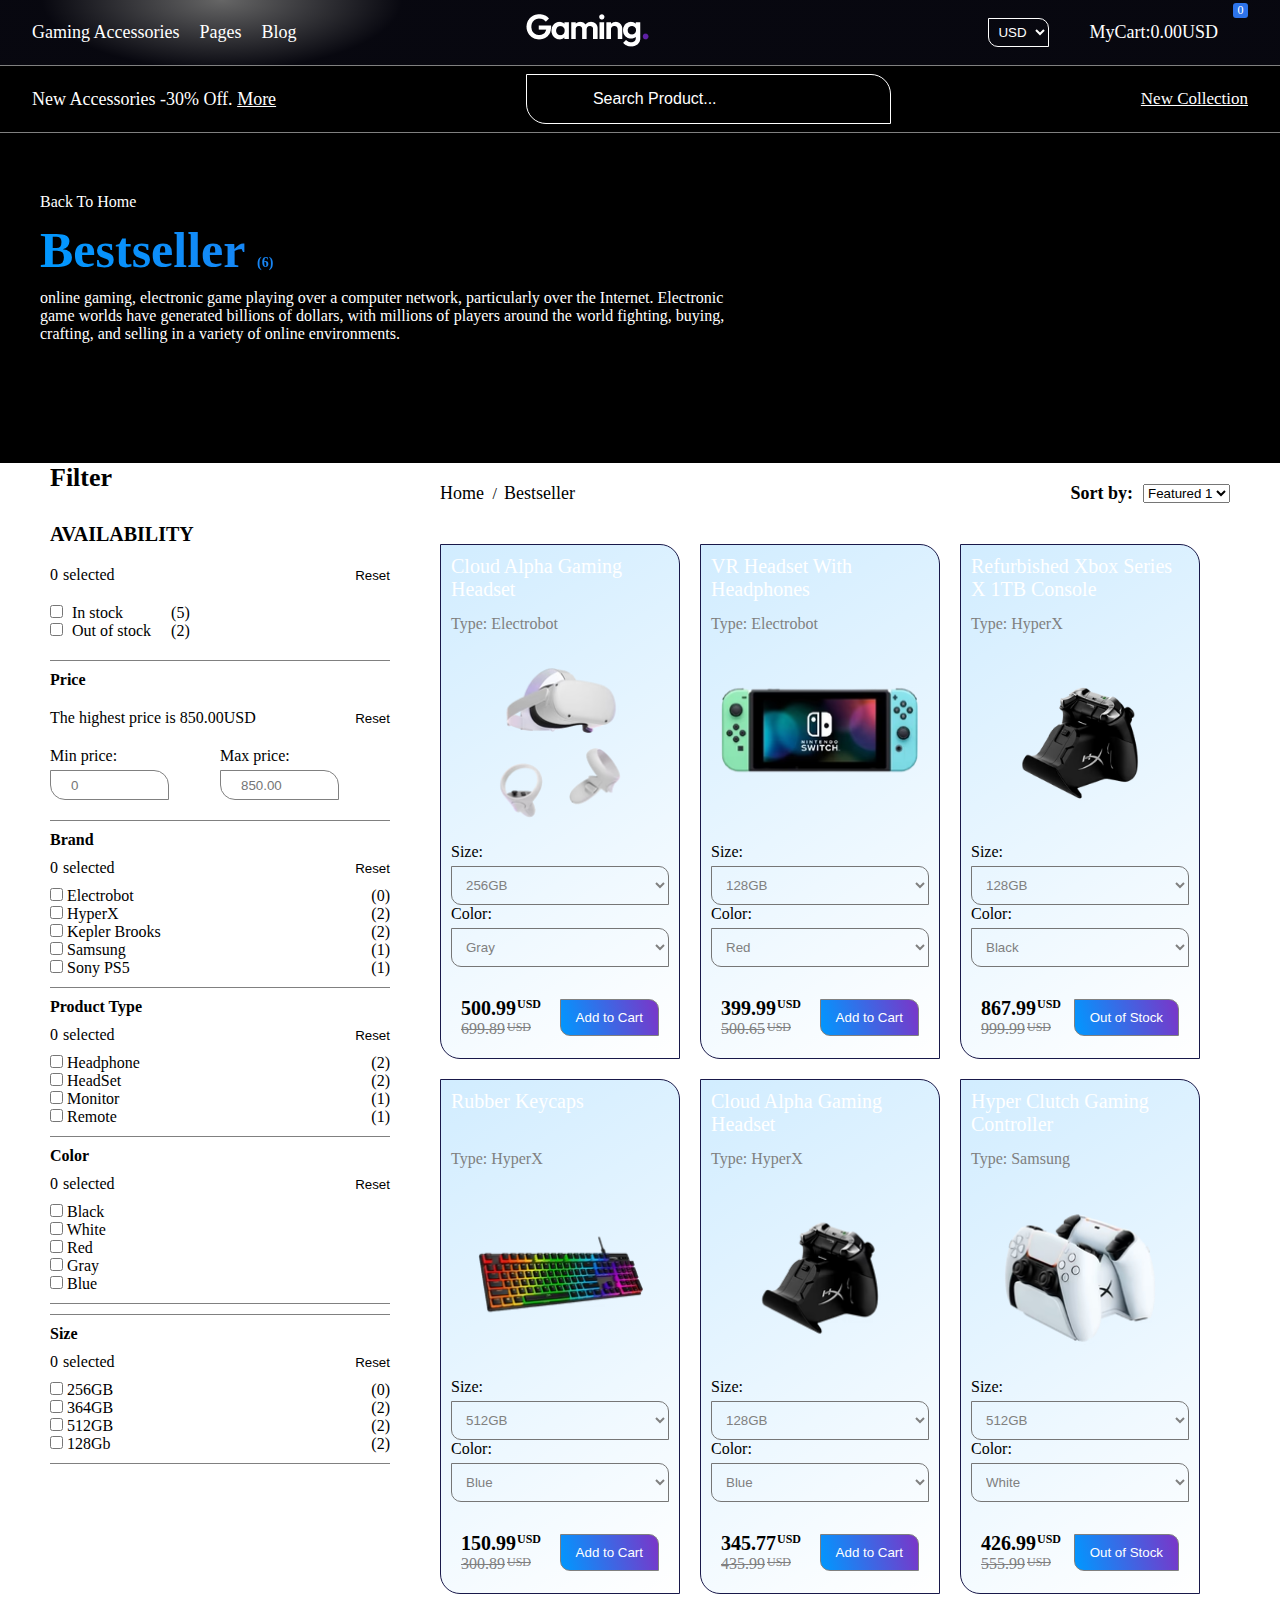
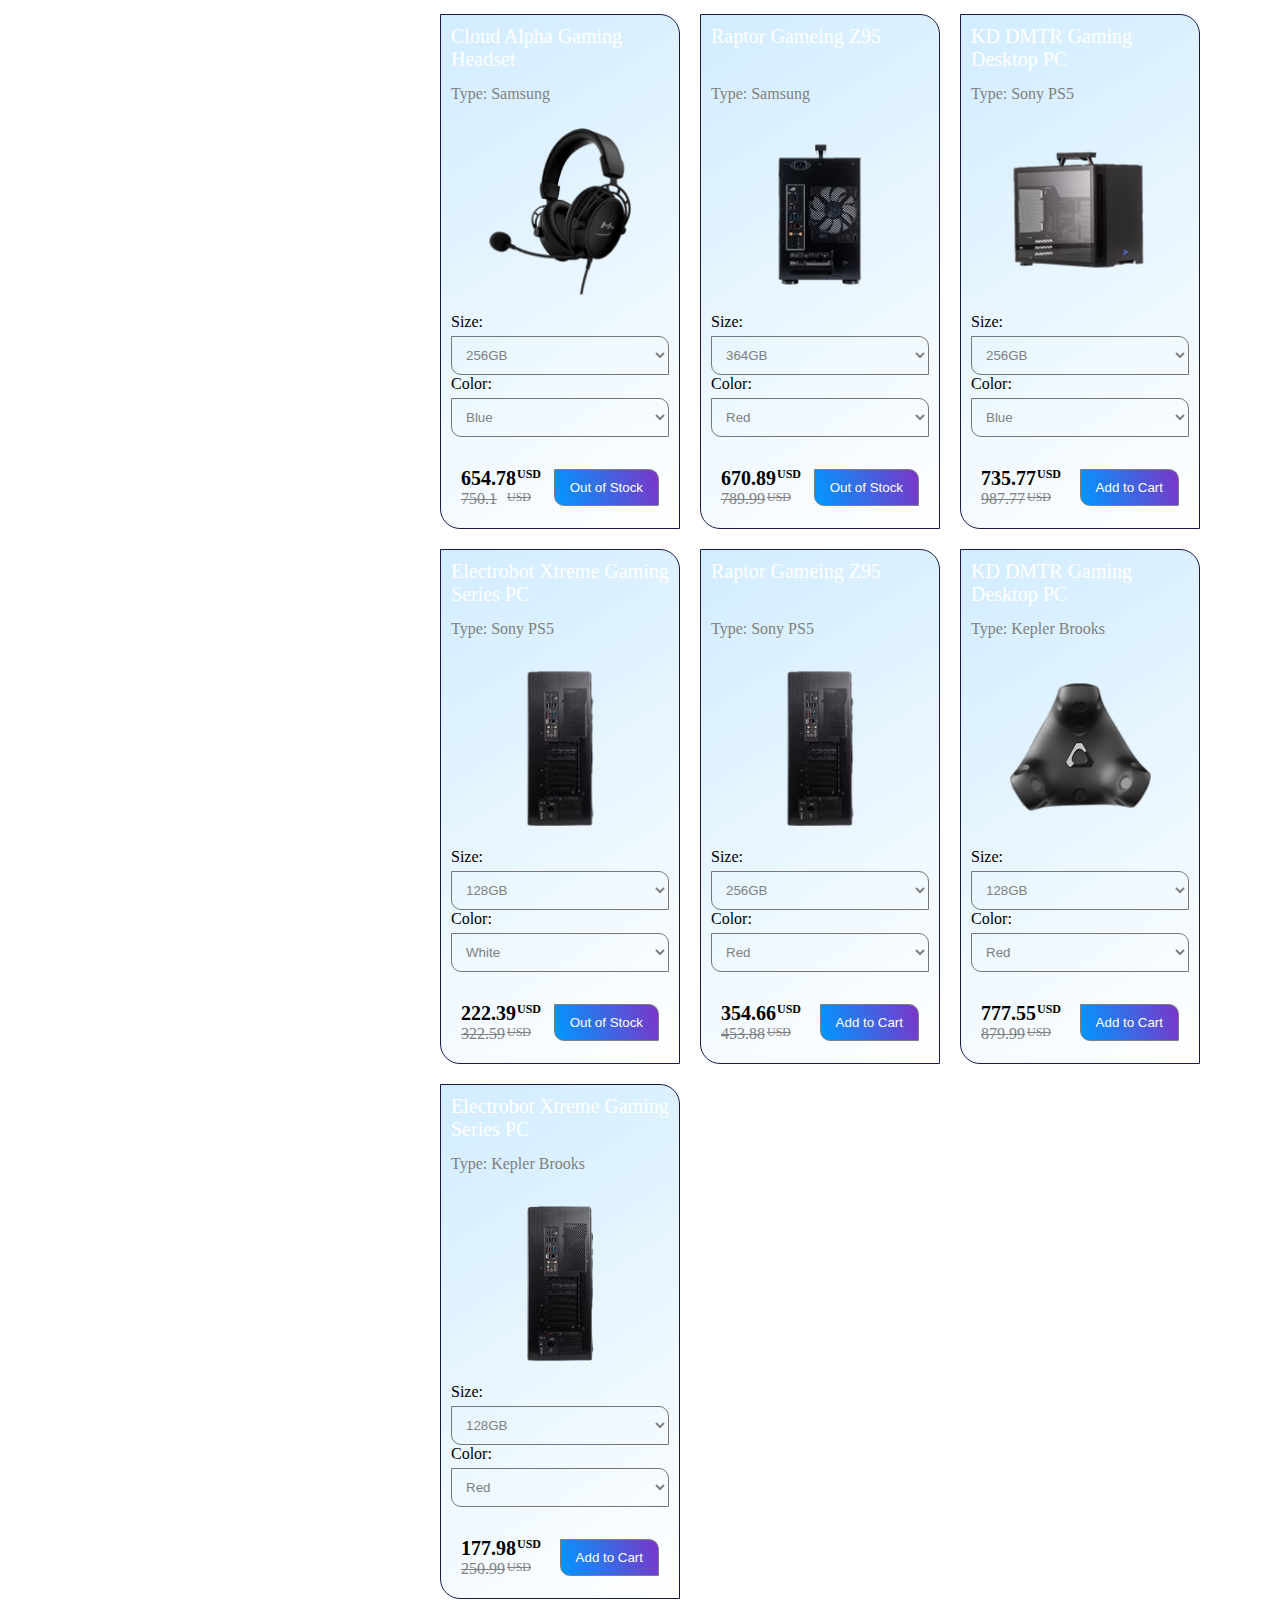
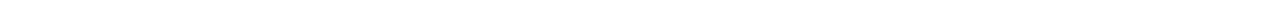
<file: collection.html>
<!DOCTYPE html>
<html lang="en">
<head>
    <meta charset="UTF-8">
    <meta name="viewport" content="width=device-width, initial-scale=1.0">
    <link
    rel="stylesheet"
    href="https://cdn.jsdelivr.net/npm/swiper@10/swiper-bundle.min.css"
  />
  <link
    rel="stylesheet"
    href="https://cdnjs.cloudflare.com/ajax/libs/font-awesome/6.4.2/css/all.min.css"
    integrity="sha512-z3gLpd7yknf1YoNbCzqRKc4qyor8gaKU1qmn+CShxbuBusANI9QpRohGBreCFkKxLhei6S9CQXFEbbKuqLg0DA=="
    crossorigin="anonymous"
    referrerpolicy="no-referrer"
  />
    <link rel="stylesheet" href="./src/css/style.css">
    <title>Document</title>
</head>
<body>
    <header id="Header">
        <div class="header_top">
          <div class="header_top_left">
            <ul class="nav_ul">
              <li class="nav_item_li">
                <a class="nav_item" href="#">Gaming Accessories</a>
                <i class="fa-solid fa-chevron-down chevron"></i>
                <div class="dropdown">
                  <div>
                    <ul>
                      <li>
                        <a href="#">Home 1</a>
                      </li>
                      <li>
                        <a href="#">Home 1</a>
                      </li>
                      <li>
                        <a href="#">Home 1</a>
                      </li>
                      <li>
                        <a href="#">Home 1</a>
                      </li>
                      <li>
                        <a href="#">Home 1</a>
                      </li>
                    </ul>
                  </div>
                  <div>
                    <ul>
                      <li>
                        <a href="#">Home 2</a>
                      </li>
                      <li>
                        <a href="#">Home 2</a>
                      </li>
                      <li>
                        <a href="#">Home 2</a>
                      </li>
                      <li>
                        <a href="#">Home 2</a>
                      </li>
                      <li>
                        <a href="#">Home 2</a>
                      </li>
                    </ul>
                  </div>
                  <div>
                    <ul>
                      <li>
                        <a href="#">Home 1</a>
                      </li>
                      <li>
                        <a href="#">Home 1</a>
                      </li>
                      <li>
                        <a href="#">Home 1</a>
                      </li>
                      <li>
                        <a href="#">Home 1</a>
                      </li>
                      <li>
                        <a href="#">Home 1</a>
                      </li>
                    </ul>
                  </div>
                  <div>
                    <div class="nav_img">
                      <img src="/src/images/navbar.webp" alt="" />
                    </div>
                  </div>
                </div>
              </li>
              <li class="nav_item_li">
                <a class="nav_item" href="#">Pages</a>
                <i class="fa-solid fa-chevron-down chevron"></i>
                <div class="dropdown">
                  <ul>
                    <li>
                      <a href="index.html">Home</a>
                    </li>
                    <li>
                      <a href="about.html">About</a>
                    </li>
                    <li>
                      <a href="#">Shop</a>
                    </li>
                    <li>
                      <a href="productDetails.html">Details</a>
                    </li>
                    <li>
                      <a href="collection.html">Collections</a>
                    </li>
                  </ul>
                </div>
              </li>
              <li class="nav_item_li">
                <a class="nav_item" href="#">Blog</a>
                <i class="fa-solid fa-chevron-down chevron"></i>
                <div class="dropdown">
                  <ul>
                    <li>
                      <a href="#">Home 3</a>
                    </li>
                    <li>
                      <a href="#">Home 3</a>
                    </li>
                  </ul>
                </div>
              </li>
            </ul>
          </div>
          <div class="header_top_center">
            <div>
              <a href="https://gaming-workdo.myshopify.com/">
                <img
                  src="/src/images/logo_aceeaa59-f6d4-423f-86f0-8c025cf33812.png"
                  alt=""
                />
              </a>
            </div>
          </div>
          <div class="header_top_right">
            <ul class="profile_info">
              <li class="info_item">
                <i class="fa-regular fa-user"></i>
                <div class="dropdown">
                  <ul>
                    <li>
                      <a href="#">Login</a>
                    </li>
                    <li>
                      <a href="#">Create account</a>
                    </li>
                    <li>
                      <a href="#">Wishlist(0)</a>
                    </li>
                    <li>
                      <a href="#">Compare(0)</a>
                    </li>
                  </ul>
                </div>
              </li>
              <li class="info_item">
                <i class="fa-solid fa-globe"></i>
              </li>
              <li class="info_item">
                <select class="select_currency" name="" id="">
                  <option value="usd">USD</option>
                </select>
              </li>
              <li class="info_item">
                <div class="cart">
                  MyCart:<span class="cart_span">0.00USD</span>
                </div>
                <div class="shopping_cart">
                  <i class="fa-solid fa-cart-shopping"></i>
                  <span class="count" id="cartCount">0</span>
                </div>
                <div class="hidden_cart">
                    <h2 class="cart_title">
                      Shopping Cart
                    </h2>
                    <div class="cart_content">
                      <!-- <div class="cart_box">
                        <img src="/src/images/b1.webp" alt="" class="img_cart">
                        <div class="detail_box">
                          <p class="cart_product_title">
                            Seeds of Change Organic Quinoa, Brown, & Red Rice
                          </p>
                          <b class="cart_price">$25.04</b>
                          <input type="number" value="1" class="cart_quantity">
                        </div>
                        <i class="fa-regular fa-trash-can cart_remove"></i>
                      </div> -->
                    </div>
                    <div class="total">
                      <div class="total_title">Total</div>
                      <div class="total_price">$0</div>
                    </div>
                    <button type="button" class="buy_btn">
                      <a href="#">Buy Now</a></button>
                    <button type="button" class="checkout_btn">
                      <a href="/checkout.html">Checkout</a>
                    </button>
                    <i class="fa-solid fa-xmark" id="cart_close"></i>
                  </div>
                </div>
              
                </div>
              </li>
            </ul>
          </div>
        </div>
        <div class="header_bottom">
          <div class="header_bottom_left">
            <a class="discount_info" href="#"
              >New Accessories -30% Off. <span>More</span></a
            >
          </div>
          <div class="search_input">
            <button>
              <i class="fa-solid fa-magnifying-glass"></i>
            </button>
            <input type="search" name="" id="" placeholder="Search Product..." />
          </div>
          <div class="new_collection">
            <h4>
              <a href="#"> New Collection</a>
            </h4>
          </div>
        </div>
      </header>
    <main id="collection_main">
        <section class="returnOtherPage">
            <div class="container">
                <div class="returnHomePage">
                   <i class="fa-regular fa-circle-left"></i>
                   <a href="index.html">Back to Home</a>
                </div>
                <div class="about_info">
                    <h1>Bestseller <span>(6)</span></h1>
                    <p>
                        online gaming, electronic game playing over a computer network, particularly over the Internet. Electronic game worlds have generated billions of dollars, with millions of players around the world fighting, buying, crafting, and selling in a variety of online environments.
                    </p>
                  </div>
            </div>
          
        </section>
        <section class="filtered">
            <div class="filtered_container">
                <div class="filtered_left">
                    <div class="filtered_params">
                        <h3>Filter</h3>
                        <div class="availability">
                            <div class="item">
                                <h4>availability</h4>
                                <i class="fa-solid fa-minus"></i>
                            </div>
                            <div class="item">
                                <div class="reset">
                                    <span>0</span>
                                    <p>selected</p>
                                </div>
                                <button>Reset</button>
                            </div>
                            <div class="item">
                                <ul class="item_ul">
                                    <li class="item_list">
                                        <div class="stock">
                                            <input type="checkbox" name="" id="stock-in">
                                            <label for="">In stock</label> 
                                        </div>
                                       <span>(5)</span>
                                    </li>
                                    <li class="item_list">
                                        <div class="stock">
                                            <input type="checkbox" name="" id="stock-out">
                                            <label for="">Out of stock</label> 
                                        </div>
                                       <span>(2)</span>
                                    </li>
                                    
                                </ul>
                            </div>
                        </div>
                        <div class="price">
                            <div class="price_item">
                                <h4>Price</h4>
                                <i class="fa-solid fa-minus"></i>
                            </div>
                            <div class="price_item">
                                <p>The highest price is 850.00USD</p>
                                <button>Reset</button>
                            </div>
                            <div class="price_item">
                                <div class="min_max_btn">
                                    <span>Min price:</span>
                                    <input type="number" placeholder="0" id="min-price">
                                </div>
                                <div class="min_max_btn">
                                    <span>Max price:</span>
                                    <input type="number" placeholder="850.00" id="max-price">
                                </div>
                            </div>
                        </div>
                        <div class="brand">
                          <div class="brand_title">
                              <h4>Brand</h4>
                              <i class="fa-solid fa-minus"></i>
                          </div>
                          <div class="brand_reset">
                              <div class="select">
                                  <span>0</span>
                                  <p>selected</p>
                              </div>
                              <button>Reset</button>
                          </div>
                          <div class="checked_model">
                              <ul class="types_ul">
                                  <li class="types_list brand-checkbox">
                                      <div>
                                        <input type="checkbox" name="brand" value="Electrobot" id="brand-electrobot">
                                        <label for="brand-electrobot">Electrobot</label>
                                      </div>
                                     <span id="brand-electrobot-count">(0)</span>
                                  </li>
                                  <li class="types_list brand-checkbox">
                                      <div>
                                        <input type="checkbox" name="brand" value="HyperX" id="brand-hyperx">
                                        <label for="brand-hyperx">HyperX</label> 
                                      </div>
                                     <span id="brand-hyperx-count">(2)</span>
                                  </li>
                                  <li class="types_list brand-checkbox">
                                      <div>
                                          <input type="checkbox" name="brand" value="Kepler Brooks" id="brand-kepler-Brooks">
                                          <label for="brand-kepler-Brooks">Kepler Brooks</label> 
                                      </div>
                                     <span id="brand-kepler-count">(2)</span>
                                  </li>
                                  <li class="types_list brand-checkbox">
                                    <div>
                                      <input type="checkbox" name="brand" value="Samsung" id="brand-samsung">
                                      <label for="brand-samsung">Samsung</label>
                                  </div>
                                     <span id="brand-samsung-count">(1)</span>
                                  </li>
                                  <li class="types_list brand-checkbox">
                                    <div>
                                      <input type="checkbox" name="brand" value="Sony PS5" id="brand-sony-ps5">
                                      <label for="brand-sony-ps5">Sony PS5</label>
                                  </div>
                                     <span id="brand-sony-count">(1)</span>
                                  </li>
                                  
                              </ul>
                          </div>
                      </div>
                        <div class="checked_type">
                            <div class="type">
                                <h4>Product Type</h4>
                                <i class="fa-solid fa-minus"></i>
                            </div>
                            <div class="checked_reset">
                                <div class="selected">
                                    <span>0</span>
                                    <p>selected</p>
                                </div>
                                <button>Reset</button>
                            </div>
                            <div class="types">
                                <ul class="types_ul">
                                    <li class="types_list">
                                        <div>
                                            <input type="checkbox" name="" id="">
                                            <label for="">Headphone</label> 
                                        </div>
                                       <span>(2)</span>
                                    </li>
                                    <li class="types_list">
                                        <div>
                                            <input type="checkbox" name="" id="">
                                            <label for="">HeadSet</label> 
                                        </div>
                                       <span>(2)</span>
                                    </li>
                                    <li class="types_list">
                                        <div>
                                            <input type="checkbox" name="" id="">
                                            <label for="">Monitor</label> 
                                        </div>
                                       <span>(1)</span>
                                    </li>
                                    <li class="types_list">
                                        <div>
                                            <input type="checkbox" name="" id="">
                                            <label for="">Remote</label> 
                                        </div>
                                       <span>(1)</span>
                                    </li>
                                    
                                </ul>
                            </div>
                        </div>
                        <div class="checked_color">
                            <div class="color_title">
                                <h4>Color</h4>
                                <i class="fa-solid fa-minus"></i>
                            </div>
                            <div class="color_reset">
                                <div class="select">
                                    <span>0</span>
                                    <p>selected</p>
                                </div>
                                <button>Reset</button>
                            </div>
                            <div class="checked_color">
                                <ul class="types_ul">
                                    <li class="color-checkbox">
                                        <input type="checkbox" name="color" value="Black" id="black">
                                       <label for="black">Black</label>
                                    </li>
                                    <li class="color-checkbox">
                                       <input type="checkbox" name="color" value="White" id="white">
                                       <label for="white">White</label>
                                    </li>
                                    <li class="color-checkbox">
                                       <input type="checkbox" name="color" value="Red" id="red">
                                       <label for="red">Red</label>
                                    </li>
                                    <li class="color-checkbox">
                                       <input type="checkbox" name="color" value="Gray" id="gray">
                                       <label for="gray">Gray</label>
                                    </li>
                                    <li class="color-checkbox">
                                       <input type="checkbox" name="color" value="Blue" id="blue">
                                       <label for="blue">Blue</label>
                                    </li>
                                </ul>
                            </div>
                        </div>
                        <div class="checked_size">
                            <div class="size_title">
                                <h4>Size</h4>
                                <i class="fa-solid fa-minus"></i>
                            </div>
                            <div class="size_reset">
                                <div class="select">
                                    <span>0</span>
                                    <p>selected</p>
                                </div>
                                <button>Reset</button>
                            </div>
                            <div class="size_models">
                                <ul class="types_ul">
                                    <li class="types_list size-checkbox">
                                        <div>
                                            <input type="checkbox" name="size" value="256GB" id="size-256GB">
                                            <label for="size-256GB">256GB</label> 
                                        </div>
                                       <span>(0)</span>
                                    </li>
                                    <li class="types_list size-checkbox">
                                        <div>
                                            <input type="checkbox" name="size" value="364GB" id="size-364GB">
                                            <label for="size-364GB">364GB</label> 
                                        </div>
                                       <span>(2)</span>
                                    </li>
                                    <li class="types_list size-checkbox">
                                        <div>
                                            <input type="checkbox" name="size" value="512GB" id="size-512GB">
                                            <label for="size-512GB">512GB</label> 
                                        </div>
                                       <span>(2)</span>
                                    </li>
                                    <li class="types_list size-checkbox">
                                        <div>
                                            <input type="checkbox" name="size" value="128GB" id="size-128GB">
                                            <label for="size-128GB">128Gb</label> 
                                        </div>
                                       <span>(2)</span>
                                    </li>
                                </ul>
                            </div>
                        </div>
                    </div>
                </div>
                <div class="filtered_right">
                    <div class="display_title">
                        <div class="prev_page">
                            <ul class="page_list">
                                <li><a href="index.html">Home</a></li>
                                <li><a href="collection.html" target="_blank">Bestseller</a></li>
                            </ul>
                        </div>
                        <div class="sorted">
                             <h4>Sort by:</h4>
                        <select name="" id="">
                            <option value="">Featured 1</option>
                            <option value="">Featured 2</option>
                            <option value="">Featured 3</option>
                            <option value="">Featured 4</option>
                            <option value="">Featured 5</option>
                        </select>
                        </div>
                    </div>
                    <div class="show_product">
                        <!-- <div class="product_cart swiper-slide">
                            <h2 class="prod_title">Lorem ipsum dolor sit amet.</h2>
                            <p>Type: Electrobot</p>
                            <div class="product_cart_image">
                              <img
                                src="/src/images/about1.webp" class="prod_img"
                                alt=""
                              />
                            </div>
                            <div class="follow">
                              <i class="fa-regular fa-heart follows"></i>
                              <i class="fa-regular fa-eye follows"></i>
                              <i class="fa-solid fa-code-compare"></i>
                            </div>
                            <div class="choose_color">
                              <h4>Size:</h4>
                              <select name="" id="">
                                 <option value=""><span>364</span>GB</option>
                                  <option value=""><span>256</span>GB</option>
                              </select>
                            </div>
                            <div class="price_buy">
                              <div class="prices">
                                <b>356.00<span>USD</span></b>
                                <s>500.00<span>USD</span></s>
                              </div>
                              <div class="add_cart_btn">
                                <button class="add_btn">Add to Cart</button>
                              </div>
                            </div>
                          </div> -->
                    </div>
                </div>
            </div>
        </section>
    </main>

    <script src="./src/js/collection.js"></script>
</body>
</html>
</file>
<file: src/css/style.css>
* {
  padding: 0;
  margin: 0;
  box-sizing: border-box;
}

body {
  overflow-x: hidden;
}

.modal_open {
  overflow: hidden;
}

#Header {
  background: rgb(0, 0, 0);
  width: auto;
}
#Header .header_top {
  position: relative;
  display: flex;
  justify-content: space-between;
  align-items: center;
  flex-direction: row;
  padding: 0.5rem 2rem;
  border-bottom: 1px solid grey;
  background: radial-gradient(180px 70px at 222px top, #666, rgba(8, 8, 16, 0.9725490196));
}
#Header .header_top .header_top_left .nav_ul {
  display: flex;
  align-items: center;
  gap: 20px;
  list-style: none;
}
#Header .header_top .header_top_left .nav_ul .nav_item_li:nth-child(1) .chevron {
  font-size: 12px;
  color: blue;
  cursor: pointer;
  transition: 1s;
}
#Header .header_top .header_top_left .nav_ul .nav_item_li:nth-child(1) .dropdown {
  width: 100%;
  height: 0px;
  background-color: white;
  top: 100%;
  left: 0;
  position: absolute;
  transition: 0.7s;
  overflow: hidden;
  display: flex;
  justify-content: space-between;
  align-items: center;
  flex-direction: row;
  z-index: 100;
}
#Header .header_top .header_top_left .nav_ul .nav_item_li:nth-child(1) .dropdown ul {
  padding-left: 20px;
}
#Header .header_top .header_top_left .nav_ul .nav_item_li:nth-child(1) .dropdown ul li {
  list-style: none;
  padding: 10px;
  position: relative;
}
#Header .header_top .header_top_left .nav_ul .nav_item_li:nth-child(1) .dropdown ul li a {
  text-decoration: none;
}
#Header .header_top .header_top_left .nav_ul .nav_item_li:nth-child(1) .dropdown ul li:hover {
  text-decoration: underline;
  text-decoration-color: blue;
}
#Header .header_top .header_top_left .nav_ul .nav_item_li:nth-child(1) .dropdown .nav_img {
  width: 300px;
  height: 150px;
}
#Header .header_top .header_top_left .nav_ul .nav_item_li:nth-child(1) .dropdown .nav_img img {
  width: 100%;
  height: 100%;
  -o-object-fit: contain;
     object-fit: contain;
}
#Header .header_top .header_top_left .nav_ul .nav_item_li:nth-child(1) .nav_item {
  text-decoration: none;
  position: relative;
  font-size: 18px;
  color: white;
}
#Header .header_top .header_top_left .nav_ul .nav_item_li:nth-child(1) .nav_item::before {
  content: "";
  position: absolute;
  bottom: -7px;
  left: 0;
  width: 0;
  height: 1px;
  background-color: blue;
  transition: 1s;
}
#Header .header_top .header_top_left .nav_ul .nav_item_li:nth-child(1) .nav_item:hover::before {
  width: 100%;
}
#Header .header_top .header_top_left .nav_ul .nav_item_li:nth-child(1):hover .dropdown {
  height: 200px;
  cursor: pointer;
}
#Header .header_top .header_top_left .nav_ul .nav_item_li:nth-child(1):hover .chevron {
  transform: rotate(-180deg);
}
#Header .header_top .header_top_left .nav_ul .nav_item_li:nth-child(2) .chevron {
  font-size: 12px;
  color: blue;
  cursor: pointer;
  transition: 0.7s;
}
#Header .header_top .header_top_left .nav_ul .nav_item_li:nth-child(2) .dropdown {
  width: 200px;
  height: 0px;
  background-color: white;
  top: 100%;
  left: 200px;
  position: absolute;
  transition: 0.7s;
  overflow: hidden;
  display: flex;
  justify-content: space-between;
  align-items: center;
  z-index: 100;
}
#Header .header_top .header_top_left .nav_ul .nav_item_li:nth-child(2) .dropdown ul {
  padding-left: 20px;
}
#Header .header_top .header_top_left .nav_ul .nav_item_li:nth-child(2) .dropdown ul li {
  list-style: none;
  padding: 10px;
  position: relative;
}
#Header .header_top .header_top_left .nav_ul .nav_item_li:nth-child(2) .dropdown ul li a {
  text-decoration: none;
}
#Header .header_top .header_top_left .nav_ul .nav_item_li:nth-child(2) .dropdown ul li:hover {
  text-decoration: underline;
  text-decoration-color: blue;
}
#Header .header_top .header_top_left .nav_ul .nav_item_li:nth-child(2) .dropdown .nav_img {
  width: 300px;
  height: 150px;
}
#Header .header_top .header_top_left .nav_ul .nav_item_li:nth-child(2) .dropdown .nav_img img {
  width: 100%;
  height: 100%;
  -o-object-fit: contain;
     object-fit: contain;
}
#Header .header_top .header_top_left .nav_ul .nav_item_li:nth-child(2) .nav_item {
  text-decoration: none;
  position: relative;
  font-size: 18px;
  color: white;
}
#Header .header_top .header_top_left .nav_ul .nav_item_li:nth-child(2) .nav_item::before {
  content: "";
  position: absolute;
  bottom: -7px;
  left: 0;
  width: 0;
  height: 1px;
  background-color: blue;
  transition: 1s;
}
#Header .header_top .header_top_left .nav_ul .nav_item_li:nth-child(2) .nav_item:hover::before {
  width: 100%;
}
#Header .header_top .header_top_left .nav_ul .nav_item_li:nth-child(2):hover .dropdown {
  height: 200px;
  cursor: pointer;
}
#Header .header_top .header_top_left .nav_ul .nav_item_li:nth-child(2):hover .chevron {
  transform: rotate(-180deg);
}
#Header .header_top .header_top_left .nav_ul .nav_item_li:nth-child(3) .chevron {
  font-size: 12px;
  color: blue;
  cursor: pointer;
  transition: 0.7s;
}
#Header .header_top .header_top_left .nav_ul .nav_item_li:nth-child(3) .dropdown {
  width: 200px;
  height: 0px;
  background-color: white;
  top: 100%;
  left: 270px;
  position: absolute;
  transition: 0.7s;
  overflow: hidden;
  display: flex;
  justify-content: space-between;
  align-items: center;
  z-index: 100;
}
#Header .header_top .header_top_left .nav_ul .nav_item_li:nth-child(3) .dropdown ul {
  padding-left: 10px;
}
#Header .header_top .header_top_left .nav_ul .nav_item_li:nth-child(3) .dropdown ul li {
  list-style: none;
  padding: 10px;
  position: relative;
}
#Header .header_top .header_top_left .nav_ul .nav_item_li:nth-child(3) .dropdown ul li a {
  text-decoration: none;
}
#Header .header_top .header_top_left .nav_ul .nav_item_li:nth-child(3) .dropdown ul li:hover {
  text-decoration: underline;
  text-decoration-color: blue;
}
#Header .header_top .header_top_left .nav_ul .nav_item_li:nth-child(3) .dropdown .nav_img {
  width: 300px;
  height: 150px;
}
#Header .header_top .header_top_left .nav_ul .nav_item_li:nth-child(3) .dropdown .nav_img img {
  width: 100%;
  height: 100%;
  -o-object-fit: contain;
     object-fit: contain;
}
#Header .header_top .header_top_left .nav_ul .nav_item_li:nth-child(3) .nav_item {
  text-decoration: none;
  position: relative;
  font-size: 18px;
  color: white;
}
#Header .header_top .header_top_left .nav_ul .nav_item_li:nth-child(3) .nav_item::before {
  content: "";
  position: absolute;
  bottom: -7px;
  left: 0;
  width: 0;
  height: 1px;
  background-color: blue;
  transition: 0.7s;
}
#Header .header_top .header_top_left .nav_ul .nav_item_li:nth-child(3) .nav_item:hover::before {
  width: 100%;
}
#Header .header_top .header_top_left .nav_ul .nav_item_li:nth-child(3):hover .dropdown {
  height: 100px;
  cursor: pointer;
}
#Header .header_top .header_top_left .nav_ul .nav_item_li:nth-child(3):hover .chevron {
  transform: rotate(-180deg);
}
#Header .header_top .header_top_right .profile_info {
  display: flex;
  justify-content: space-between;
  align-items: center;
}
#Header .header_top .header_top_right .profile_info .info_item {
  list-style: none;
  display: flex;
  align-items: center;
  justify-content: center;
  color: white;
  cursor: pointer;
  margin-left: 20px;
  font-size: 18px;
  padding: 10px;
}
#Header .header_top .header_top_right .profile_info .info_item .select_currency {
  padding: 5px;
  border: 1px solid white;
  border-top-right-radius: 10px;
  border-bottom-left-radius: 10px;
  cursor: pointer;
  outline: none;
  background-color: transparent;
  color: white;
}
#Header .header_top .header_top_right .profile_info .info_item .dropdown {
  width: 200px;
  height: 0px;
  background-color: white;
  top: 100%;
  right: 400px;
  position: absolute;
  transition: 0.7s;
  overflow: hidden;
}
#Header .header_top .header_top_right .profile_info .info_item .dropdown ul {
  padding-left: 10px;
}
#Header .header_top .header_top_right .profile_info .info_item .dropdown ul li {
  list-style: none;
  padding: 5px;
  position: relative;
}
#Header .header_top .header_top_right .profile_info .info_item .dropdown ul li a {
  text-decoration: none;
}
#Header .header_top .header_top_right .profile_info .info_item:hover .dropdown {
  height: 150px;
  cursor: pointer;
}
#Header .header_top .header_top_right .profile_info .info_item .shopping_cart {
  position: relative;
  padding: 0 10px;
}
#Header .header_top .header_top_right .profile_info .info_item .shopping_cart .count {
  width: 15px;
  height: 15px;
  background-color: #2D74EB;
  position: absolute;
  bottom: 15px;
  left: 15px;
  display: flex;
  justify-content: center;
  align-items: center;
  font-size: 12px;
  border-radius: 3px;
}
#Header .header_top .header_top_right .profile_info .info_item .hidden_cart {
  position: absolute;
  top: 100%;
  right: -100%;
  width: 360px;
  height: 100vh;
  overflow-y: auto;
  overflow-x: hidden;
  padding: 10px;
  background-color: white;
  border: 1px solid blue;
  box-shadow: -2px solid 4px hsla(0, 4%, 15%, 0.1);
  transition: 1s;
  z-index: 2;
}
#Header .header_top .header_top_right .profile_info .info_item .hidden_cart.active {
  right: 0;
  transition: 0.5s;
}
#Header .header_top .header_top_right .profile_info .info_item .hidden_cart .cart_title {
  text-align: center;
  font-size: 30px;
  font-weight: 600;
  margin-top: 30px;
  color: black;
}
#Header .header_top .header_top_right .profile_info .info_item .hidden_cart .cart_content .cart_box {
  display: flex;
  justify-content: space-between;
  align-items: center;
  margin-top: 20px;
  align-items: center;
}
#Header .header_top .header_top_right .profile_info .info_item .hidden_cart .cart_content .cart_box .img_cart {
  width: 100px;
  height: 100px;
  -o-object-fit: contain;
     object-fit: contain;
  padding: 10px;
}
#Header .header_top .header_top_right .profile_info .info_item .hidden_cart .cart_content .detail_box {
  display: flex;
  flex-direction: column;
  justify-content: space-between;
  align-items: flex-start;
}
#Header .header_top .header_top_right .profile_info .info_item .hidden_cart .cart_content .detail_box .cart_product_title {
  font-size: 12px;
  text-transform: uppercase;
  color: black;
}
#Header .header_top .header_top_right .profile_info .info_item .hidden_cart .cart_content .detail_box .cart_price {
  padding: 5px 0;
  font-weight: 500;
  color: black;
}
#Header .header_top .header_top_right .profile_info .info_item .hidden_cart .cart_content .detail_box .cart_quantity {
  border: 1px solid gray;
  outline-color: gray;
  width: 40px;
  text-align: center;
  font-size: 16px;
}
#Header .header_top .header_top_right .profile_info .info_item .hidden_cart .cart_content .cart_remove {
  color: tomato;
  font-size: 22px;
  cursor: pointer;
}
#Header .header_top .header_top_right .profile_info .info_item .hidden_cart .total {
  display: flex;
  justify-content: flex-end;
  margin-top: 30px;
  border-top: 1px solid black;
  padding-top: 10px;
  color: black;
}
#Header .header_top .header_top_right .profile_info .info_item .hidden_cart .total .total_title {
  font-weight: 600;
  font-size: 16px;
}
#Header .header_top .header_top_right .profile_info .info_item .hidden_cart .total .total_price {
  margin-left: 10px;
}
#Header .header_top .header_top_right .profile_info .info_item .hidden_cart .buy_btn {
  display: flex;
  margin: 30px auto 0 auto;
  padding: 12px 30px;
  border: none;
  border-radius: 5px;
  background: linear-gradient(75deg, #0098ff 0%, #7b35c8 100%);
  color: white;
  font-size: 16px;
  font-weight: 500;
  cursor: pointer;
  transition: 0.2s;
  border-top-right-radius: 15px;
  border-bottom-left-radius: 15px;
}
#Header .header_top .header_top_right .profile_info .info_item .hidden_cart .buy_btn a {
  text-decoration: none;
  color: white;
}
#Header .header_top .header_top_right .profile_info .info_item .hidden_cart .buy_btn:hover {
  background: black;
}
#Header .header_top .header_top_right .profile_info .info_item .hidden_cart .checkout_btn {
  display: flex;
  margin: 30px auto 0 auto;
  padding: 12px 30px;
  border: none;
  border-radius: 5px;
  background: linear-gradient(75deg, #0098ff 0%, #7b35c8 100%);
  color: white;
  font-size: 16px;
  font-weight: 500;
  cursor: pointer;
  transition: 0.2s;
  border-top-right-radius: 15px;
  border-bottom-left-radius: 15px;
}
#Header .header_top .header_top_right .profile_info .info_item .hidden_cart .checkout_btn a {
  text-decoration: none;
  color: white;
}
#Header .header_top .header_top_right .profile_info .info_item .hidden_cart .checkout_btn:hover {
  background: black;
}
#Header .header_top .header_top_right .profile_info .info_item .hidden_cart #cart_close {
  position: absolute;
  top: 20px;
  right: 14px;
  font-size: 20px;
  color: black;
  cursor: pointer;
}
#Header .header_bottom {
  display: flex;
  align-items: center;
  justify-content: space-between;
  background-color: transparent;
  padding: 0.5rem 2rem;
  border-bottom: 1px solid gray;
}
#Header .header_bottom .header_bottom_left .discount_info {
  color: white;
  font-size: 18px;
  font-weight: 500;
  text-decoration: none;
}
#Header .header_bottom .header_bottom_left .discount_info span {
  text-decoration: underline;
}
#Header .header_bottom .search_input {
  width: 30%;
  height: 50px;
  background-color: transparent;
  border: 1px solid white;
  border-top-right-radius: 20px;
  border-bottom-left-radius: 20px;
  display: flex;
}
#Header .header_bottom .search_input button {
  width: 10%;
  border: none;
  margin-left: 20px;
  outline: none;
  background-color: transparent;
  color: white;
  font-size: 18px;
  cursor: pointer;
}
#Header .header_bottom .search_input input {
  width: 80%;
  outline: none;
  color: white;
  font-size: 16px;
  background-color: transparent;
  border: none;
  margin: 0 10px;
}
#Header .header_bottom .search_input input::-moz-placeholder {
  color: white;
}
#Header .header_bottom .search_input input::placeholder {
  color: white;
}
#Header .header_bottom .new_collection h4 {
  font-size: 17px;
  font-weight: 500;
}
#Header .header_bottom .new_collection h4 a {
  color: white;
}

#main {
  background-color: #000000;
  height: auto;
}
#main .banner {
  width: 100%;
  height: auto;
  display: flex;
  justify-content: space-between;
  align-items: center;
}
#main .banner .banner_content {
  padding: 30px;
  width: 40%;
  height: 100%;
  background-color: transparent;
  display: flex;
  flex-direction: column;
  justify-content: space-around;
}
#main .banner .banner_content .banner_content_top {
  width: 100%;
  height: 50px;
  background-color: #114798;
  border-radius: 30px;
  display: flex;
  align-items: center;
  justify-content: space-between;
  margin-bottom: 20px;
}
#main .banner .banner_content .banner_content_top span {
  border: 1px solid white;
  background: linear-gradient(90deg, #0098ff 0%, rgba(0, 152, 255, 0) 100%);
  width: 100px;
  height: 40px;
  border-radius: 20px;
  margin-left: 10px;
  display: flex;
  align-items: center;
  justify-content: center;
  color: white;
}
#main .banner .banner_content .banner_content_top p {
  margin-right: 20px;
  color: white;
  font-size: 16px;
}
#main .banner .banner_content .banner_content_top p a {
  color: rgb(20, 20, 94);
  text-decoration: none;
  font-size: 18px;
}
#main .banner .banner_content .banner_content_center {
  padding: 10px;
  margin: 40px 0;
}
#main .banner .banner_content .banner_content_center h1 {
  font-size: 50px;
  margin-bottom: 10px;
  color: white;
}
#main .banner .banner_content .banner_content_center h1 span {
  color: blueviolet;
}
#main .banner .banner_content .show_btns {
  width: 100%;
  height: 50px;
  background-color: transparent;
  display: flex;
  align-items: center;
  justify-content: space-around;
}
#main .banner .banner_content .show_btns button:nth-child(1) {
  width: 45%;
  height: 100%;
  border: none;
  border-top-right-radius: 20px;
  border-bottom-left-radius: 20px;
  background-color: #5F4CD5;
  transition: 1s ease-in-out;
  cursor: pointer;
  color: white;
}
#main .banner .banner_content .show_btns button:nth-child(1) a {
  text-decoration: none;
  color: white;
}
#main .banner .banner_content .show_btns button:nth-child(1):hover {
  background-color: black;
  border: 1px solid gray;
}
#main .banner .banner_content .show_btns button {
  width: 45%;
  height: 100%;
  border: 1px solid gray;
  border-top-right-radius: 20px;
  border-bottom-left-radius: 20px;
  background-color: transparent;
  color: gray;
  cursor: pointer;
  transition: 1s ease-in-out;
}
#main .banner .banner_content .show_btns button:hover {
  background-color: #5F4CD5;
  color: white;
}
#main .banner .banner_img {
  margin-right: 30px;
  height: 450px;
  width: 50%;
}
#main .banner .banner_img img {
  width: 100%;
  height: 100%;
  -o-object-fit: contain;
     object-fit: contain;
}
#main .products {
  display: flex;
  flex-direction: column;
  justify-content: space-between;
  align-items: center;
  position: relative;
  margin: 30px 0;
}
#main .products .modal {
  display: none;
  position: fixed;
  top: 50%;
  left: 50%;
  transform: translate(-50%, -50%);
  width: 80%;
  height: auto;
  background-color: rgba(0, 0, 0, 0.7);
  border: 1px solid blue;
  border-top-right-radius: 15px;
  border-bottom-left-radius: 15px;
  z-index: 100;
}
#main .products .modal .modal-content {
  background-color: black;
  width: 100%;
  margin: 20px auto;
  padding: 10px;
  z-index: 200;
}
#main .products .modal .modal-content .prod_detail {
  width: 90%;
  height: 100%;
  background-color: transparent;
  display: flex;
  margin: 0 auto;
  justify-content: space-between;
  align-items: center;
}
#main .products .modal .modal-content .prod_detail .detail_left {
  width: 40%;
  height: 100%;
  background-color: transparent;
  border: 1px solid blue;
  padding: 10px;
}
#main .products .modal .modal-content .prod_detail .detail_left h2 {
  font-size: 30px;
  color: white;
  padding: 10px;
  margin-bottom: 5px;
}
#main .products .modal .modal-content .prod_detail .detail_left .article {
  padding: 0 40px 0 10px;
  font-size: 14px;
  color: gray;
  overflow: hidden;
}
#main .products .modal .modal-content .prod_detail .detail_left .choose_color {
  padding: 0 10px;
  margin-top: 10px;
  width: 100%;
}
#main .products .modal .modal-content .prod_detail .detail_left .choose_color h4 {
  font-size: 14px;
  text-transform: capitalize;
  padding: 5px 0;
  color: white;
}
#main .products .modal .modal-content .prod_detail .detail_left .choose_color select {
  width: 100%;
  height: 40px;
  border-top-right-radius: 10px;
  border-bottom-left-radius: 10px;
  outline: none;
  border: 1px solid gray;
  background-color: transparent;
  color: gray;
  padding: 0 10px;
}
#main .products .modal .modal-content .prod_detail .detail_left .price_buy {
  width: 100%;
  height: 50px;
  display: flex;
  justify-content: space-between;
  align-items: center;
  background-color: transparent;
  margin-top: 10px;
  padding: 0 10px;
}
#main .products .modal .modal-content .prod_detail .detail_left .price_buy .prices {
  display: flex;
  flex-direction: column;
}
#main .products .modal .modal-content .prod_detail .detail_left .price_buy .prices b {
  font-size: 20px;
  position: relative;
  color: white;
}
#main .products .modal .modal-content .prod_detail .detail_left .price_buy .prices b span {
  font-size: 14px;
  position: absolute;
  top: 0;
  right: -30px;
  color: white;
}
#main .products .modal .modal-content .prod_detail .detail_left .price_buy .prices s {
  font-size: 18px;
  color: gray;
  position: relative;
}
#main .products .modal .modal-content .prod_detail .detail_left .price_buy .prices s span {
  font-size: 12px;
  position: absolute;
  top: 0;
  right: -20px;
  text-decoration: line-through;
  color: gray;
}
#main .products .modal .modal-content .prod_detail .detail_left .price_buy .quantity {
  display: flex;
  padding: 0 10px;
  display: flex;
  justify-content: space-between;
  align-items: center;
}
#main .products .modal .modal-content .prod_detail .detail_left .price_buy .quantity h5 {
  font-size: 14px;
  margin-right: 5px;
  color: gray;
}
#main .products .modal .modal-content .prod_detail .detail_left .price_buy .quantity .quantity_input {
  border: 1px solid gray;
  width: 70px;
  height: 30px;
  padding: 0 5px;
  display: flex;
  justify-content: space-between;
  align-items: center;
  border-top-right-radius: 10px;
  border-bottom-left-radius: 10px;
  color: gray;
}
#main .products .modal .modal-content .prod_detail .detail_left .add_cart_btn {
  display: flex;
  justify-content: flex-start;
  align-items: center;
  padding: 10px;
  width: 100%;
  height: auto;
  background-color: transparent;
  margin: 20px 0;
}
#main .products .modal .modal-content .prod_detail .detail_left .add_cart_btn .added_btn {
  cursor: pointer;
  color: white;
  width: 150px;
  height: 40px;
  border-top-right-radius: 15px;
  border-bottom-left-radius: 15px;
  border: 1px solid transparent;
  outline: none;
  margin-right: 30px;
  background: linear-gradient(75deg, #0098ff 0%, #7b35c8 100%);
}
#main .products .modal .modal-content .prod_detail .detail_left .add_cart_btn .added_btn:hover {
  opacity: 0.7;
}
#main .products .modal .modal-content .prod_detail .detail_left .add_cart_btn .desable {
  cursor: not-allowed;
}
#main .products .modal .modal-content .prod_detail .detail_right {
  width: 50%;
  height: 100%;
  background-color: transparent;
  display: flex;
  justify-content: center;
  align-items: center;
}
#main .products .modal .modal-content .prod_detail .detail_right .detail_image {
  width: 90%;
  height: 80%;
  border: 1px solid blue;
}
#main .products .modal .modal-content .prod_detail .detail_right .detail_image img {
  width: 100%;
  height: 80%;
  -o-object-fit: cover;
     object-fit: cover;
}
#main .products .modal #close_modal {
  position: absolute;
  top: 10px;
  right: 10px;
  font-size: 30px;
  cursor: pointer;
  color: blue;
}
#main .products .swiper-pagination {
  background: radial-gradient(180px 70px at 620px top, #666, rgba(8, 8, 16, 0.9725490196));
  padding: 10px;
}
#main .products .products_title {
  width: 100%;
  padding: 0.5rem 2rem;
  display: flex;
  justify-content: space-between;
  align-items: center;
}
#main .products .products_title h1 {
  font-size: 50px;
  color: white;
}
#main .products .products_title button {
  width: 250px;
  height: 50px;
  border: 1px solid gray;
  border-top-right-radius: 20px;
  border-bottom-left-radius: 20px;
  background-color: transparent;
  color: gray;
  cursor: pointer;
  transition: 0.5s ease-in-out;
}
#main .products .products_title button:hover {
  background-color: #5F4CD5;
  color: white;
}
#main .products .products_container {
  height: auto;
  background-color: #000000;
  display: flex;
  padding: 30px;
  width: 100%;
}
#main .products .products_container:hover .time {
  visibility: hidden;
}
#main .products .products_container .product_cart {
  height: auto;
  background: linear-gradient(to left, rgb(2, 0, 36) 0%, rgb(8, 8, 30) 100%, rgb(0, 212, 255) 100%);
  padding: 10px;
  margin-right: 20px;
  border-top-right-radius: 20px;
  border-bottom-left-radius: 20px;
  margin-bottom: 50px;
  border: 1px solid transparent;
  box-shadow: rgba(0, 0, 0, 0.25) 0px 25px 50px -12px;
}
#main .products .products_container .product_cart .follow {
  width: 0px;
  height: 0px;
  overflow: hidden;
  background-color: #5F4CD5;
  position: absolute;
  top: 50%;
  left: 50%;
  transform: translate(-50%, -50%);
  display: flex;
  justify-content: space-around;
  align-items: center;
  transition: 0.5s;
  cursor: pointer;
  border-top-right-radius: 10px;
  border-bottom-left-radius: 10px;
  z-index: 100;
}
#main .products .products_container .product_cart .follow i:nth-child(1) {
  color: white;
  border-right: 1px solid white;
  padding-right: 10px;
}
#main .products .products_container .product_cart .follow i:nth-child(2) {
  color: white;
  border-right: 1px solid white;
  padding-right: 10px;
}
#main .products .products_container .product_cart .follow i:nth-child(3) {
  color: white;
}
#main .products .products_container .product_cart h2 {
  font-size: 26px;
  font-weight: 600;
  color: white;
  text-transform: capitalize;
  height: 100px;
}
#main .products .products_container .product_cart p {
  font-size: 16px;
  color: gray;
  margin-top: 5px;
}
#main .products .products_container .product_cart .product_cart_image {
  width: 100%;
  height: 200px;
  margin-top: 10px;
}
#main .products .products_container .product_cart .product_cart_image img {
  width: 100%;
  height: 100%;
  -o-object-fit: contain;
     object-fit: contain;
}
#main .products .products_container .product_cart .choose_color {
  display: flex;
  flex-direction: column;
}
#main .products .products_container .product_cart .choose_color h4 {
  font-size: 16px;
  font-weight: 500;
  color: white;
  text-transform: capitalize;
  margin-bottom: 10px;
}
#main .products .products_container .product_cart .choose_color select {
  padding: 10px;
  border-top-right-radius: 10px;
  border-bottom-left-radius: 10px;
  outline: none;
  background-color: transparent;
  color: gray;
}
#main .products .products_container .product_cart .price_buy {
  display: flex;
  align-items: center;
  justify-content: space-between;
  padding: 15px;
  margin-top: 10px;
}
#main .products .products_container .product_cart .price_buy .prices {
  display: flex;
  flex-direction: column;
}
#main .products .products_container .product_cart .price_buy .prices b {
  font-size: 20px;
  color: white;
  font-weight: 600;
  position: relative;
}
#main .products .products_container .product_cart .price_buy .prices b span {
  font-size: 12px;
  position: absolute;
  top: 0;
  right: -25px;
}
#main .products .products_container .product_cart .price_buy .prices s {
  font-size: 16px;
  color: gray;
  position: relative;
}
#main .products .products_container .product_cart .price_buy .prices s span {
  font-size: 12px;
  position: absolute;
  top: 0;
  right: -15px;
  text-decoration: line-through;
}
#main .products .products_container .product_cart .add_cart_btn .desable {
  cursor: not-allowed !important;
}
#main .products .products_container .product_cart .add_cart_btn button {
  padding: 10px 20px;
  border-top-right-radius: 10px;
  border-bottom-left-radius: 10px;
  outline: none;
  color: white;
  background-color: #5F4CD5;
  cursor: pointer;
  border: 1px solid gray;
  transition: 0.5s;
}
#main .products .products_container .product_cart .add_cart_btn button:hover {
  background-color: black;
  color: gray;
}
#main .products .products_container .product_cart .add_cart_btn button:hover .active {
  cursor: not-allowed;
}
#main .products .products_container .product_cart:hover {
  border: 1px solid rgb(17, 17, 78);
}
#main .products .products_container .product_cart:hover .follow {
  width: 120px;
  height: 50px;
}
#main .products .products_container .time {
  position: absolute;
  top: 40%;
  left: 45%;
  width: 200px;
  height: 40px;
  display: flex;
  justify-content: space-around;
  align-items: center;
  font-size: 20px;
  color: white;
  z-index: 100;
  background: linear-gradient(75deg, #0098ff 0%, #7b35c8 100%);
  border-top-right-radius: 15px;
  border-bottom-left-radius: 15px;
}
#main .products .products_container .time span {
  margin-right: 5px;
}
#main .slider {
  background-color: transparent;
  overflow: hidden;
  height: 300px;
}
#main .slider .slider_container {
  padding: 0.5rem 5rem;
  display: flex;
  justify-content: space-between;
  align-items: center;
}
#main .categories {
  width: 100%;
  height: auto;
  background-color: white;
  position: relative;
}
#main .categories .categories_container {
  width: 100%;
  height: auto;
  display: flex;
  flex-direction: column;
  padding: 1rem 1rem;
}
#main .categories .categories_container .categories_top {
  width: 100%;
  height: 400px;
  background-color: transparent;
  display: flex;
  justify-content: space-between;
  align-items: center;
}
#main .categories .categories_container .categories_top .left {
  width: 30%;
  height: 60%;
  background-color: transparent;
  display: flex;
  justify-content: center;
  flex-direction: column;
  padding: 1rem;
  margin: 10px;
  border: 1px solid transparent;
  position: absolute;
  top: -220px;
  left: 0;
}
#main .categories .categories_container .categories_top .left h1 {
  font-size: 40px;
  color: white;
  margin-bottom: 100px;
}
#main .categories .categories_container .categories_top .left h1 span {
  color: #5F4CD5;
}
#main .categories .categories_container .categories_top .left .category_btns {
  display: flex;
  flex-direction: column;
  justify-content: space-between;
  align-items: center;
  margin-bottom: 30px;
}
#main .categories .categories_container .categories_top .left .category_btns .btns_item {
  width: 100%;
  height: 40px;
  margin-bottom: 15px;
  border-top-right-radius: 25px;
  border-bottom-left-radius: 25px;
  border: 1px solid gray;
  color: gray;
  background-color: white;
  font-size: 14px;
  display: flex;
  justify-content: center;
  align-items: center;
  cursor: pointer;
}
#main .categories .categories_container .categories_top .left .category_btns .btns_item img {
  margin-right: 10px;
  filter: invert(50%);
}
#main .categories .categories_container .categories_top .left .category_btns .btns_item.active {
  background: linear-gradient(75deg, #0098ff 0%, #7b35c8 100%);
  color: white;
}
#main .categories .categories_container .categories_top .left .category_btns .btns_item.active img {
  margin-right: 10px;
  filter: invert(0%);
}
#main .categories .categories_container .categories_top .left a {
  text-align: center;
  text-transform: uppercase;
  color: gray;
  margin-top: 10px;
}
#main .categories .categories_container .categories_top .right {
  width: 70%;
  height: 100%;
  position: absolute;
  bottom: 200px;
  right: 0;
  overflow: hidden;
}
#main .categories .categories_container .categories_top .right .right_container {
  width: 95%;
  height: auto;
  background-color: transparent;
  display: flex;
  justify-content: space-between;
  align-items: center;
  margin: 20px;
}
#main .categories .categories_container .categories_top .right .right_container .product_cart {
  width: 32%;
  height: auto;
  background: linear-gradient(148deg, rgba(1, 152, 255, 0.18) 0%, rgba(0, 0, 0, 0) 100%);
  padding: 10px;
  border: transparent;
  margin-right: 15px;
  position: relative;
  border-top-right-radius: 20px;
  border-bottom-left-radius: 20px;
  border: 1px solid rgb(25, 25, 74);
}
#main .categories .categories_container .categories_top .right .right_container .product_cart .follow {
  width: 0px;
  height: 0px;
  overflow: hidden;
  background-color: #5F4CD5;
  position: absolute;
  top: 50%;
  left: 50%;
  transform: translate(-50%, -50%);
  display: flex;
  justify-content: space-around;
  align-items: center;
  transition: 0.5s;
  cursor: pointer;
  border-top-right-radius: 10px;
  border-bottom-left-radius: 10px;
}
#main .categories .categories_container .categories_top .right .right_container .product_cart .follow i:nth-child(1) {
  color: white;
  border-right: 1px solid white;
  padding-right: 10px;
}
#main .categories .categories_container .categories_top .right .right_container .product_cart .follow i:nth-child(2) {
  color: white;
  border-right: 1px solid white;
  padding-right: 10px;
}
#main .categories .categories_container .categories_top .right .right_container .product_cart .follow i:nth-child(3) {
  color: white;
}
#main .categories .categories_container .categories_top .right .right_container .product_cart h2 {
  font-size: 20px;
  font-weight: 500;
  height: 50px;
  color: white;
  text-transform: capitalize;
}
#main .categories .categories_container .categories_top .right .right_container .product_cart p {
  font-size: 16px;
  color: gray;
  margin-top: 10px;
}
#main .categories .categories_container .categories_top .right .right_container .product_cart .product_cart_image {
  width: 100%;
  height: 200px;
  margin-top: 10px;
}
#main .categories .categories_container .categories_top .right .right_container .product_cart .product_cart_image img {
  width: 100%;
  height: 100%;
  -o-object-fit: contain;
     object-fit: contain;
}
#main .categories .categories_container .categories_top .right .right_container .product_cart .choose_color {
  display: flex;
  flex-direction: column;
}
#main .categories .categories_container .categories_top .right .right_container .product_cart .choose_color h4 {
  font-size: 16px;
  font-weight: 500;
  color: black;
  text-transform: capitalize;
  margin-bottom: 5px;
}
#main .categories .categories_container .categories_top .right .right_container .product_cart .choose_color select {
  padding: 10px;
  border-top-right-radius: 10px;
  border-bottom-left-radius: 10px;
  outline: none;
  background-color: transparent;
  color: gray;
}
#main .categories .categories_container .categories_top .right .right_container .product_cart .price_buy {
  display: flex;
  align-items: center;
  justify-content: space-between;
  padding: 15px;
  margin-top: 20px;
}
#main .categories .categories_container .categories_top .right .right_container .product_cart .price_buy .prices {
  display: flex;
  flex-direction: column;
  margin-right: 20px;
}
#main .categories .categories_container .categories_top .right .right_container .product_cart .price_buy .prices b {
  font-size: 20px;
  color: black;
  font-weight: 600;
  position: relative;
}
#main .categories .categories_container .categories_top .right .right_container .product_cart .price_buy .prices b span {
  font-size: 12px;
  position: absolute;
  top: 0;
  right: -25px;
}
#main .categories .categories_container .categories_top .right .right_container .product_cart .price_buy .prices s {
  font-size: 16px;
  color: gray;
  position: relative;
}
#main .categories .categories_container .categories_top .right .right_container .product_cart .price_buy .prices s span {
  font-size: 12px;
  position: absolute;
  top: 0;
  right: -15px;
  text-decoration: line-through;
}
#main .categories .categories_container .categories_top .right .right_container .product_cart .price_buy .add_cart_btn .desable {
  cursor: not-allowed !important;
}
#main .categories .categories_container .categories_top .right .right_container .product_cart .price_buy .add_cart_btn .added_btn {
  padding: 10px 20px;
  border-top-right-radius: 10px;
  border-bottom-left-radius: 10px;
  outline: none;
  color: white;
  background: linear-gradient(75deg, #0098ff 0%, #7b35c8 100%);
  cursor: pointer;
  border: 1px solid gray;
  transition: 1s;
}
#main .categories .categories_container .categories_top .right .right_container .product_cart .price_buy .add_cart_btn .added_btn:hover {
  background: white;
  color: gray;
}
#main .categories .categories_container .categories_top .right .right_container .product_cart:hover {
  border: 1px solid rgb(17, 17, 78);
}
#main .categories .categories_container .categories_top .right .right_container .product_cart:hover .follow {
  width: 120px;
  height: 50px;
}
#main .categories .categories_container .categories_bottom {
  border: 1px solid transparent;
}
#main .categories .categories_container .categories_bottom .container {
  width: 100%;
  display: flex;
  justify-content: space-between;
  align-items: center;
  height: auto;
}
#main .categories .categories_container .categories_bottom .container .container_left {
  border: 2px solid transparent;
  width: 40%;
  padding: 30px;
  display: flex;
  flex-direction: column;
}
#main .categories .categories_container .categories_bottom .container .container_left h3 {
  width: 150px;
  height: 30px;
  border-radius: 10px;
  background-color: yellow;
  display: flex;
  justify-content: center;
  align-items: center;
  color: white;
  font-size: 16px;
  text-transform: capitalize;
  background: linear-gradient(90deg, #0098ff 0%, #7b35c8 100%);
  opacity: 62%;
  margin: 20px;
}
#main .categories .categories_container .categories_bottom .container .container_left h1 {
  font-size: 48px;
  margin: 20px 0 40px 0;
  border: 1px solid transparent;
}
#main .categories .categories_container .categories_bottom .container .container_left h1 span {
  color: #5F4CD5;
}
#main .categories .categories_container .categories_bottom .container .container_left p {
  margin-bottom: 20px;
  color: gray;
  font-size: 16px;
}
#main .categories .categories_container .categories_bottom .container .container_left .search {
  width: 100%;
  position: relative;
}
#main .categories .categories_container .categories_bottom .container .container_left .search input {
  padding: 13px 155px 13px 20px;
  border-bottom-left-radius: 15px;
  outline: none;
  border: 1px solid black;
}
#main .categories .categories_container .categories_bottom .container .container_left .search button {
  position: absolute;
  right: 0%;
  color: white;
  background: linear-gradient(75deg, #0098ff 0%, #5F4CD5 100%);
  font-size: 13px;
  top: 0%;
  height: 100%;
  border: 0;
  padding: 14px 45px;
  border-top-right-radius: 15px;
}
#main .categories .categories_container .categories_bottom .container .container_right {
  width: 60%;
}
#main .categories .categories_container .categories_bottom .container .container_right div {
  width: 90%;
}
#main .categories .categories_container .categories_bottom .container .container_right div img {
  width: 100%;
}
#main .Cpu_info {
  padding-bottom: 50px;
}
#main .Cpu_info .container {
  display: flex;
  flex-direction: column;
  width: 100%;
  height: auto;
}
#main .Cpu_info .container .container_top {
  height: auto;
  background-color: transparent;
  display: flex;
  justify-content: space-between;
  align-items: center;
  padding: 30px;
}
#main .Cpu_info .container .container_top h1 {
  font-size: 42px;
  color: white;
  margin-right: 20px;
  background-color: transparent;
}
#main .Cpu_info .container .container_top p {
  margin: 10px;
  padding: 30px 10px;
  font-size: 14px;
  display: block;
  color: gray;
}
#main .Cpu_info .container .container_top a {
  text-decoration: none;
  transition: 1s;
}
#main .Cpu_info .container .container_top a button {
  width: 220px;
  height: 50px;
  border-top-right-radius: 15px;
  border-bottom-left-radius: 15px;
  display: flex;
  justify-content: center;
  align-items: center;
  background: transparent;
  color: gray;
  font-size: 17px;
  border: 1px solid gray;
  cursor: pointer;
}
#main .Cpu_info .container .container_top a button img {
  margin-left: 10px;
  filter: invert(50%);
}
#main .Cpu_info .container .container_top a button:hover {
  background: linear-gradient(180deg, #0098ff 0%, #7b35c8 100%);
  color: white;
}
#main .Cpu_info .container .container_top a button:hover img {
  filter: invert(0);
}
#main .Cpu_info .container .container_bottom {
  background-color: transparent;
}
#main .Cpu_info .container .container_bottom .cpu_center_card {
  width: 25%;
  padding: 20px;
  height: 370px;
  display: flex;
  justify-content: space-between;
  border-top-right-radius: 15px;
  border-bottom-left-radius: 15px;
  background: linear-gradient(148deg, rgba(1, 152, 255, 0.18) 0%, rgba(0, 0, 0, 0) 100%);
  border: 1px solid rgb(51, 51, 247);
}
#main .Cpu_info .container .container_bottom .cpu_center_card .product_cart {
  background-color: transparent;
}
#main .Cpu_info .container .container_bottom .cpu_center_card .product_cart h2 {
  font-size: 30px;
  text-transform: uppercase;
  font-weight: 700;
  color: white;
}
#main .Cpu_info .container .container_bottom .cpu_center_card .product_cart p {
  margin: 20px 0;
  font-size: 16px;
  color: gray;
}
#main .Cpu_info .container .container_bottom .cpu_center_card .product_cart .choose_color {
  display: flex;
  flex-direction: column;
}
#main .Cpu_info .container .container_bottom .cpu_center_card .product_cart .choose_color h4 {
  font-size: 16px;
  font-weight: 500;
  color: white;
  text-transform: capitalize;
  margin-bottom: 5px;
}
#main .Cpu_info .container .container_bottom .cpu_center_card .product_cart .choose_color select {
  width: 100%;
  height: 40px;
  border-top-right-radius: 10px;
  border-bottom-left-radius: 10px;
  outline: none;
  background-color: transparent;
  color: gray;
  padding: 0 10px;
}
#main .Cpu_info .container .container_bottom .cpu_center_card .product_cart .price_buy {
  width: 100%;
  height: 50px;
  display: flex;
  justify-content: space-between;
  align-items: center;
  margin: 30px 0;
}
#main .Cpu_info .container .container_bottom .cpu_center_card .product_cart .price_buy .prices {
  background-color: transparent;
  display: flex;
  flex-direction: column;
  padding: 10px;
}
#main .Cpu_info .container .container_bottom .cpu_center_card .product_cart .price_buy .prices b {
  font-size: 20px;
  color: white;
  font-weight: 600;
  position: relative;
}
#main .Cpu_info .container .container_bottom .cpu_center_card .product_cart .price_buy .prices b span {
  font-size: 12px;
  position: absolute;
  top: 0;
  left: 60px;
}
#main .Cpu_info .container .container_bottom .cpu_center_card .product_cart .price_buy .add_cart_btn {
  background-color: transparent;
}
#main .Cpu_info .container .container_bottom .cpu_center_card .product_cart .price_buy .add_cart_btn .add_btn {
  padding: 10px 20px;
  border-top-right-radius: 10px;
  border-bottom-left-radius: 10px;
  outline: none;
  color: white;
  background: linear-gradient(75deg, #0098ff 0%, #7b35c8 100%);
  cursor: pointer;
  border: 1px solid gray;
  transition: 1s;
  border: 1px solid rgb(56, 56, 231);
}
#main .Cpu_info .container .container_bottom .cpu_center_card .product_cart .price_buy .add_cart_btn .add_btn:hover {
  background: transparent;
  color: gray;
}
#main .Cpu_info .container .container_bottom .container_bottom_inner {
  display: flex;
  justify-content: space-between;
  align-items: center;
  background-color: transparent;
}
#main .Cpu_info .container .container_bottom .container_bottom_inner .image {
  width: 35%;
  height: 400px;
}
#main .Cpu_info .container .container_bottom .container_bottom_inner .image img {
  width: 100%;
  height: 100%;
}
#main .shopify {
  background-color: white;
}
#main .shopify .shopify_container {
  width: 100%;
  display: flex;
  justify-content: space-between;
  align-items: center;
  flex-direction: column;
}
#main .shopify .shopify_container .shopify_top {
  height: auto;
  display: flex;
  justify-content: space-between;
  align-items: center;
}
#main .shopify .shopify_container .shopify_top .shopify_image_left {
  width: 50%;
  height: auto;
}
#main .shopify .shopify_container .shopify_top .shopify_image_left img {
  width: 100%;
  -o-object-fit: contain;
     object-fit: contain;
}
#main .shopify .shopify_container .shopify_top .shopify_card_container {
  width: 25%;
  padding: 0 20px;
  height: auto;
  border: 1px solid #2D74EB;
  border-top-right-radius: 15px;
  border-bottom-left-radius: 15px;
  background: linear-gradient(148deg, rgba(1, 152, 255, 0.18) 0%, rgba(0, 0, 0, 0) 100%);
}
#main .shopify .shopify_container .shopify_top .shopify_card_container .shopify_card {
  width: 100%;
  height: 100%;
}
#main .shopify .shopify_container .shopify_top .shopify_card_container .shopify_card h1 {
  padding: 10px 0;
  font-size: 30px;
  color: black;
  font-weight: 700;
}
#main .shopify .shopify_container .shopify_top .shopify_card_container .shopify_card article {
  padding: 10px 0;
  font-size: 16px;
  color: gray;
}
#main .shopify .shopify_container .shopify_top .shopify_card_container .shopify_card .choose_color {
  display: flex;
  flex-direction: column;
  padding: 10px 0;
}
#main .shopify .shopify_container .shopify_top .shopify_card_container .shopify_card .choose_color h4 {
  font-size: 16px;
  font-weight: 500;
  color: black;
  text-transform: capitalize;
  margin-bottom: 5px;
}
#main .shopify .shopify_container .shopify_top .shopify_card_container .shopify_card .choose_color select {
  width: 100%;
  height: 40px;
  border-top-right-radius: 10px;
  border-bottom-left-radius: 10px;
  outline: none;
  background-color: transparent;
  color: black;
  padding: 0 10px;
}
#main .shopify .shopify_container .shopify_top .shopify_card_container .shopify_card .prices {
  width: 100%;
  height: 40px;
  display: flex;
  justify-content: space-between;
  align-items: center;
  margin: 30px 0;
}
#main .shopify .shopify_container .shopify_top .shopify_card_container .shopify_card .prices .all_prices {
  background-color: transparent;
  display: flex;
  flex-direction: column;
  padding: 10px;
}
#main .shopify .shopify_container .shopify_top .shopify_card_container .shopify_card .prices .all_prices b {
  font-size: 20px;
  color: black;
  font-weight: 600;
  position: relative;
}
#main .shopify .shopify_container .shopify_top .shopify_card_container .shopify_card .prices .all_prices b span {
  font-size: 12px;
  position: absolute;
  top: 0;
  left: 55px;
}
#main .shopify .shopify_container .shopify_top .shopify_card_container .shopify_card .prices .all_prices s {
  font-size: 18px;
  color: rgb(128, 128, 128);
  position: relative;
}
#main .shopify .shopify_container .shopify_top .shopify_card_container .shopify_card .prices .all_prices s span {
  font-size: 12px;
  position: absolute;
  top: 0;
  left: 52px;
}
#main .shopify .shopify_container .shopify_top .shopify_card_container .shopify_card .prices .add_card {
  background-color: transparent;
}
#main .shopify .shopify_container .shopify_top .shopify_card_container .shopify_card .prices .add_card .add_btn {
  padding: 10px 20px;
  border-top-right-radius: 10px;
  border-bottom-left-radius: 10px;
  outline: none;
  color: white;
  background: linear-gradient(75deg, #0098ff 0%, #7b35c8 100%);
  cursor: pointer;
  border: 1px solid gray;
  transition: 1s;
  border: 1px solid rgb(56, 56, 231);
}
#main .shopify .shopify_container .shopify_top .shopify_card_container .shopify_card .prices .add_card .add_btn:hover {
  background: transparent;
  color: gray;
}
#main .shopify .shopify_container .shopify_top .shopify_image_right {
  width: 20%;
  height: auto;
}
#main .shopify .shopify_container .shopify_top .shopify_image_right img {
  width: 100%;
  -o-object-fit: contain;
     object-fit: contain;
}
#main .shopify .shopify_container .shopify_bottom {
  width: 100%;
  height: auto;
  background-color: plum;
}
#main .shopify .shopify_container .shopify_bottom .shopify_title {
  width: 100%;
  padding: 30px 40px;
  background-color: white;
}
#main .shopify .shopify_container .shopify_bottom .shopify_title h2 {
  font-size: 40px;
  text-transform: uppercase;
  color: black;
  padding: 20px 0;
}
#main .shopify .shopify_container .shopify_bottom .shopify_title p {
  font-size: 16px;
  color: gray;
}
#main .shopify .shopify_container .shopify_bottom .shopify_sub_cards {
  width: 100%;
  height: 300px;
  background-color: white;
  padding: 30px 40px;
  display: flex;
  justify-content: space-between;
  align-items: center;
  flex-wrap: wrap;
}
#main .shopify .shopify_container .shopify_bottom .shopify_sub_cards .cards {
  width: 22%;
  height: auto;
  background: linear-gradient(148deg, rgba(1, 152, 255, 0.18) 0%, rgba(0, 0, 0, 0) 100%);
  border-top-right-radius: 15px;
  border-bottom-left-radius: 15px;
  padding: 20px;
  border: 1px solid #7b35c8;
  display: flex;
  flex-direction: column;
  align-items: flex-start;
  justify-content: space-between;
}
#main .shopify .shopify_container .shopify_bottom .shopify_sub_cards .cards b {
  font-size: 40px;
  color: #5F4CD5;
}
#main .shopify .shopify_container .shopify_bottom .shopify_sub_cards .cards h3 {
  font-size: 26px;
  color: black;
  text-transform: capitalize;
}
#main .shopify .shopify_container .shopify_bottom .shopify_sub_cards .cards p {
  font-size: 16px;
  color: gray;
}
#main .blog {
  padding: 0 40px;
}
#main .blog .blog_container {
  background-color: transparent;
  height: auto;
  display: flex;
  flex-direction: column;
}
#main .blog .blog_container .blog_top {
  height: auto;
  background-color: transparent;
  display: flex;
  justify-content: space-between;
  align-items: center;
  padding: 20px;
}
#main .blog .blog_container .blog_top h1 {
  font-size: 36px;
  color: white;
  margin-right: 20px;
  background-color: transparent;
}
#main .blog .blog_container .blog_top p {
  margin: 10px;
  padding: 30px 10px;
  font-size: 14px;
  display: block;
  color: gray;
}
#main .blog .blog_container .blog_top a {
  text-decoration: none;
  transition: 1s;
}
#main .blog .blog_container .blog_top a button {
  width: 220px;
  height: 50px;
  border-top-right-radius: 15px;
  border-bottom-left-radius: 15px;
  display: flex;
  justify-content: center;
  align-items: center;
  background: transparent;
  color: gray;
  font-size: 17px;
  border: 1px solid gray;
  cursor: pointer;
}
#main .blog .blog_container .blog_top a button img {
  margin-left: 10px;
  filter: invert(50%);
}
#main .blog .blog_container .blog_top a button:hover {
  background: linear-gradient(180deg, #0098ff 0%, #7b35c8 100%);
  color: white;
}
#main .blog .blog_container .blog_top a button:hover img {
  filter: invert(0);
}
#main .blog .blog_container .blog_bottom {
  background-color: transparent;
  display: flex;
  justify-content: flex-start;
  align-items: center;
  flex-wrap: wrap;
  padding: 1rem 2rem;
  height: auto;
}
#main .blog .blog_container .blog_bottom .blog_card {
  width: 23%;
  background-color: transparent;
  height: auto;
  display: flex;
  justify-content: space-around;
  align-items: flex-start;
  flex-direction: column;
  margin: 10px;
  flex-wrap: wrap;
}
#main .blog .blog_container .blog_bottom .blog_card .blog_card_info {
  position: relative;
}
#main .blog .blog_container .blog_bottom .blog_card .blog_card_info .blog_image {
  overflow: hidden;
  border-top-right-radius: 15px;
  border-bottom-left-radius: 15px;
  width: 100%;
  height: 200px;
  border: 1px solid #5F4CD5;
}
#main .blog .blog_container .blog_bottom .blog_card .blog_card_info .blog_image img {
  width: 100%;
  -o-object-fit: contain;
     object-fit: contain;
}
#main .blog .blog_container .blog_bottom .blog_card .blog_card_info .blog_date {
  display: flex;
  justify-content: space-between;
  align-items: center;
}
#main .blog .blog_container .blog_bottom .blog_card .blog_card_info .blog_date h3 {
  position: absolute;
  left: 20px;
  top: 20px;
  color: white;
}
#main .blog .blog_container .blog_bottom .blog_card .blog_card_info .blog_date p {
  position: absolute;
  right: 20px;
  top: 20px;
  color: white;
}
#main .blog .blog_container .blog_bottom .blog_card .blog_card_content h2 {
  color: white;
  font-size: 26px;
  font-weight: 800;
  margin-top: 20px;
}
#main .blog .blog_container .blog_bottom .blog_card .blog_card_content p {
  padding: 30px 0;
  font-size: 20px;
  color: gray;
}
#main .blog .blog_container .blog_bottom .blog_card .blog_card_content a {
  text-decoration: none;
  padding: 10px 50px;
  border-top-right-radius: 15px;
  border-bottom-left-radius: 15px;
  background: linear-gradient(75deg, #0098ff 0%, #7b35c8 100%);
  border: 1px solid transparent;
  color: white;
  font-size: 18px;
  transition: 0.7s;
}
#main .blog .blog_container .blog_bottom .blog_card .blog_card_content a:hover {
  background: black;
  border: 1px solid gray;
  color: gray;
}
#main .game_products {
  padding: 20px 50px;
  background-color: white;
  margin-top: 50px;
}
#main .game_products .game_products_container {
  display: flex;
  justify-content: space-between;
  align-items: center;
  flex-direction: column;
  overflow: hidden;
}
#main .game_products .game_products_container .game_products_top {
  background-color: transparent;
  display: flex;
  justify-content: space-between;
  align-items: center;
  width: 100%;
  height: 100px;
  margin-bottom: 50px;
}
#main .game_products .game_products_container .game_products_top .products_title {
  width: 40%;
  margin-left: 20px;
}
#main .game_products .game_products_container .game_products_top .products_title h2 {
  color: black;
  font-size: 34px;
  font-weight: 700;
}
#main .game_products .game_products_container .game_products_top .products_text {
  width: 40%;
  margin-right: 40px;
  background-color: transparent;
  padding: 10px 25px;
}
#main .game_products .game_products_container .game_products_top .products_text p {
  font-size: 16px;
  color: gray;
}
#main .game_products .game_products_container .game_products_top .products_btn {
  width: 20%;
}
#main .game_products .game_products_container .game_products_top .products_btn button {
  width: 200px;
  height: 50px;
  background: transparent;
  border-top-right-radius: 20px;
  border-bottom-left-radius: 20px;
  border: 1px solid gray;
  outline: none;
  cursor: pointer;
  display: flex;
  justify-content: center;
  align-items: center;
  transition: 1s;
}
#main .game_products .game_products_container .game_products_top .products_btn button img {
  margin-left: 10px;
  filter: invert(50%);
}
#main .game_products .game_products_container .game_products_top .products_btn button:hover {
  border: 1px solid transparent;
  background: linear-gradient(75deg, #0098ff 0%, #7b35c8 100%);
  color: white;
}
#main .game_products .game_products_container .game_products_top .products_btn button:hover img {
  filter: invert(0%);
}
#main .game_products .game_products_container .game_products_bottom {
  background-color: white;
  display: flex;
  width: 100%;
}
#main .game_products .game_products_container .game_products_bottom .game_product_cart {
  margin: 10px;
  width: 25%;
  height: 400px;
  border: 1px solid transparent;
  padding: 10px;
  position: relative;
  margin-bottom: 30px;
  background: linear-gradient(148deg, rgba(1, 152, 255, 0.18) 0%, rgba(0, 0, 0, 0) 100%);
}
#main .game_products .game_products_container .game_products_bottom .game_product_cart h2 {
  font-size: 22px;
  text-transform: capitalize;
  color: black;
  background-color: transparent;
  overflow: hidden;
  height: 70px;
}
#main .game_products .game_products_container .game_products_bottom .game_product_cart p {
  color: gray;
  font-size: 16px;
  margin: 15px 0;
}
#main .game_products .game_products_container .game_products_bottom .game_product_cart .game_cart_image {
  width: 100%;
  height: 150px;
}
#main .game_products .game_products_container .game_products_bottom .game_product_cart .game_cart_image img {
  width: 100%;
  height: 100%;
  -o-object-fit: contain;
     object-fit: contain;
}
#main .game_products .game_products_container .game_products_bottom .game_product_cart .follow {
  width: 0px;
  height: 0px;
  background: linear-gradient(75deg, #0098ff 0%, #7b35c8 100%);
  display: flex;
  justify-content: space-around;
  align-items: center;
  position: absolute;
  top: 50%;
  left: 50%;
  transform: translate(-50%, -50%);
  border-top-right-radius: 15px;
  border-bottom-left-radius: 15px;
  cursor: pointer;
  overflow: hidden;
  transition: 0.5s;
}
#main .game_products .game_products_container .game_products_bottom .game_product_cart .follow i {
  color: white;
}
#main .game_products .game_products_container .game_products_bottom .game_product_cart .follow i:nth-child(1) {
  color: black;
}
#main .game_products .game_products_container .game_products_bottom .game_product_cart .choose_color select {
  width: 100%;
  height: 35px;
  outline: none;
  padding: 0 5px;
  border-top-right-radius: 15px;
  border-bottom-left-radius: 15px;
}
#main .game_products .game_products_container .game_products_bottom .game_product_cart .choose_color h4 {
  font-size: 14px;
  text-transform: capitalize;
}
#main .game_products .game_products_container .game_products_bottom .game_product_cart .price_buy {
  height: 40px;
  display: flex;
  justify-content: space-between;
  align-items: center;
  background-color: transparent;
  margin-top: 20px;
}
#main .game_products .game_products_container .game_products_bottom .game_product_cart .price_buy .prices {
  display: flex;
  flex-direction: column;
}
#main .game_products .game_products_container .game_products_bottom .game_product_cart .price_buy .prices .product_price {
  font-size: 24px;
  color: black;
  position: relative;
}
#main .game_products .game_products_container .game_products_bottom .game_product_cart .price_buy .prices .product_price span {
  font-size: 12px;
  position: absolute;
  top: 0;
  right: -25px;
}
#main .game_products .game_products_container .game_products_bottom .game_product_cart .price_buy .prices s {
  font-size: 18px;
  position: relative;
  color: gray;
}
#main .game_products .game_products_container .game_products_bottom .game_product_cart .price_buy .prices s span {
  position: absolute;
  top: 0;
  right: -10px;
  font-size: 12px;
  text-decoration: line-through;
  color: gray;
}
#main .game_products .game_products_container .game_products_bottom .game_product_cart .price_buy .add_cart_btn .add_btn {
  outline: none;
  width: 100px;
  height: 30px;
  border-top-right-radius: 10px;
  border-bottom-left-radius: 10px;
  border: 1px solid transparent;
  background: linear-gradient(75deg, #0098ff 0%, #7b35c8 100%);
  cursor: pointer;
}
#main .game_products .game_products_container .game_products_bottom .game_product_cart:hover .follow {
  width: 120px;
  height: 40px;
}
#main .testimonials {
  background-color: white;
  height: auto;
  padding: 20px 50px;
}
#main .testimonials .testimonilas_container {
  display: flex;
  flex-direction: column;
}
#main .testimonials .testimonilas_container .container_top {
  width: 100%;
  display: flex;
  justify-content: space-between;
  align-items: center;
}
#main .testimonials .testimonilas_container .container_top h1 {
  width: 60%;
  font-size: 40px;
}
#main .testimonials .testimonilas_container .container_top p {
  width: 40%;
  color: gray;
  font-size: 16px;
  padding: 30px;
}
#main .testimonials .testimonilas_container .container_bottom {
  display: flex;
  justify-content: space-between;
  align-items: center;
  overflow: hidden;
}
#main .testimonials .testimonilas_container .container_bottom .testimonials_card {
  display: flex;
  justify-content: center;
  align-items: center;
  width: 49%;
  height: auto;
  overflow: hidden;
  background: linear-gradient(148deg, rgba(1, 152, 255, 0.18) 0%, rgba(0, 0, 0, 0) 100%);
  border: 1px solid blue;
  border-top-right-radius: 15px;
  border-bottom-left-radius: 15px;
  margin-bottom: 30px;
  margin-right: 20px;
}
#main .testimonials .testimonilas_container .container_bottom .testimonials_card .image {
  width: 30%;
  height: 100px;
}
#main .testimonials .testimonilas_container .container_bottom .testimonials_card .image img {
  width: 100%;
  height: 100%;
  -o-object-fit: contain;
     object-fit: contain;
}
#main .testimonials .testimonilas_container .container_bottom .testimonials_card .card_content {
  width: 70%;
  padding: 5px 20px;
}
#main .testimonials .testimonilas_container .container_bottom .testimonials_card .card_content p {
  font-size: 14px;
  padding: 10px 0;
}
#main .testimonials .testimonilas_container .container_bottom .testimonials_card .card_content .rating {
  display: flex;
  justify-content: space-between;
  align-items: center;
}
#main .testimonials .testimonilas_container .container_bottom .testimonials_card .card_content .rating .profile {
  display: flex;
}
#main .testimonials .testimonilas_container .container_bottom .testimonials_card .card_content .rating .profile .profile_info {
  display: flex;
  flex-direction: column;
  margin-left: 5px;
}
#main .testimonials .testimonilas_container .container_bottom .testimonials_card .card_content .rating .rate i {
  font-size: 12px;
}
#main .testimonials .testimonilas_container .container_bottom .testimonials_card .card_content .rating .rate span {
  margin-left: 5px;
}

* {
  padding: 0;
  margin: 0;
  box-sizing: border-box;
}

#main {
  width: 100%;
  height: auto;
}
#main .aboutUs .about_container {
  width: auto;
  height: auto;
  background-color: black;
  display: flex;
  justify-content: space-around;
  align-items: flex-start;
  flex-direction: column;
  padding: 10px 30px;
}
#main .aboutUs .about_container .returnHomePage {
  background-color: transparent;
  padding: 20px;
  display: flex;
  align-items: center;
  margin-top: 50px;
}
#main .aboutUs .about_container .returnHomePage i {
  font-size: 30px;
  margin-right: 10px;
  filter: invert(100%);
}
#main .aboutUs .about_container .returnHomePage a {
  text-decoration: none;
  font-size: 20px;
  color: white;
}
#main .aboutUs .about_container .about_info {
  background-color: transparent;
  padding: 20px;
  margin-bottom: 50px;
}
#main .aboutUs .about_container .about_info h1 {
  background: linear-gradient(75deg, #0098ff 0%, #7b35c8 100%);
  -webkit-background-clip: text;
          background-clip: text;
  color: transparent;
  font-size: 40px;
  font-weight: 800;
  margin-bottom: 10px;
}
#main .aboutUs .about_container .about_info p {
  color: white;
}
#main .about_text {
  background-color: white;
  display: flex;
  flex-direction: column;
  align-items: flex-start;
  padding: 30px;
}
#main .about_text .title h2 {
  color: gray;
  font-size: 40px;
  margin-bottom: 20px;
}
#main .about_text .text {
  display: flex;
  justify-content: space-between;
  align-items: center;
  height: auto;
}
#main .about_text .text article {
  margin: 10px;
  overflow: hidden;
  height: 300px;
}
#main .information {
  width: 100%;
  height: auto;
  display: flex;
  flex-direction: column;
  align-items: center;
  justify-content: center;
  background-color: #fff;
  padding: 40px;
}
#main .information h1 {
  margin: 20px 0;
  font-size: 40px;
  color: gray;
}
#main .information .info_container {
  display: flex;
  margin-top: 30px;
  width: 100%;
  height: auto;
  padding: 30px 0px;
}
#main .information .info_container .info_text {
  width: 40%;
  display: flex;
  flex-direction: column;
  justify-content: center;
  align-items: flex-start;
}
#main .information .info_container .info_text h2 {
  color: gray;
}
#main .information .info_container .info_text article {
  height: 300px;
  margin-right: 20px;
  padding: 30px 10px;
  color: gray;
  background-color: transparent;
  overflow: hidden;
}
#main .information .info_container .info_image {
  width: 60%;
  height: 400px;
  background-color: transparent;
}
#main .information .info_container .info_image img {
  width: 95%;
  height: 100%;
  -o-object-fit: cover;
     object-fit: cover;
}
#main .our_services {
  height: 500px;
  background-color: white;
  display: flex;
  flex-direction: column;
}
#main .our_services .services_top {
  width: 100%;
  height: 200px;
  background-color: transparent;
  display: flex;
  align-items: center;
  justify-content: center;
  flex-direction: column;
}
#main .our_services .services_top h2 {
  font-size: 40px;
  color: gray;
  text-transform: capitalize;
}
#main .our_services .services_top article {
  width: 70%;
  text-align: center;
  margin-top: 20px;
  font-size: 16px;
  color: gray;
}
#main .our_services .services_bottom {
  height: auto;
  background-color: transparent;
  padding: 30px;
}
#main .our_services .services_bottom .bottom_cards {
  height: auto;
  display: flex;
  justify-content: space-between;
  align-items: center;
  flex-wrap: wrap;
}
#main .our_services .services_bottom .bottom_cards .card {
  width: 30%;
  height: 180px;
  border: 1px solid blue;
  padding: 20px;
  overflow: hidden;
  position: relative;
}
#main .our_services .services_bottom .bottom_cards .card h3 {
  margin-bottom: 10px;
  font-size: 30px;
  color: gray;
  font-weight: 800;
}
#main .our_services .services_bottom .bottom_cards .card p {
  font-size: 14px;
  color: gray;
}
#main .our_services .services_bottom .bottom_cards .card img {
  position: absolute;
  top: 20px;
  right: 20px;
}
#main .contact {
  padding: 30px;
}
#main .contact .contact_container {
  width: 100%;
  height: auto;
  background-color: transparent;
  display: flex;
  justify-content: space-between;
  align-items: center;
  height: 400px;
  padding: 30px 0;
}
#main .contact .contact_container .contact_card {
  display: flex;
  flex-direction: column;
  justify-content: space-between;
  align-items: flex-start;
  padding: 20px 0;
  width: 30%;
  color: white;
  height: 100%;
}
#main .contact .contact_container .contact_card .card_info h2 {
  margin: 20px 0;
  font-size: 30px;
  color: white;
}
#main .contact .contact_container .contact_card .card_info h2 span {
  color: #7b35c8;
}
#main .contact .contact_container .contact_card .card_info p {
  color: white;
}
#main .contact .contact_container .contact_card article {
  color: white;
}
#main .contact .contact_container .navigation {
  width: 25%;
  height: 100%;
  background-color: transparent;
  padding: 30px;
}
#main .contact .contact_container .navigation h2 {
  font-size: 26px;
  text-transform: uppercase;
  color: white;
}
#main .contact .contact_container .navigation .nav_list {
  list-style: none;
  padding: 20px 0;
}
#main .contact .contact_container .navigation .nav_list .nav_item {
  margin-bottom: 10px;
  font-size: 16px;
}
#main .contact .contact_container .navigation .nav_list .nav_item:hover a {
  text-decoration: underline;
  color: gray;
}
#main .contact .contact_container .navigation .nav_list .nav_item a {
  text-decoration: none;
  color: white;
  text-transform: capitalize;
}
#main .contact .contact_container .about_us {
  width: 20%;
  height: 100%;
  padding: 30px;
  background-color: pink;
}
#main .contact .contact_container .share {
  width: 20%;
  padding: 30px;
  height: 100%;
  background-color: transparent;
}
#main .contact .contact_container .share h2 {
  font-size: 26px;
  text-transform: uppercase;
  color: white;
}
#main .contact .contact_container .share .social_btns {
  margin-top: 20px;
  width: 100%;
}
#main .contact .contact_container .share .social_btns button {
  width: 20%;
  height: 30px;
  border-radius: 5px;
  outline: none;
  border: none;
  cursor: pointer;
  margin-right: 5px;
}
#main .contact .contact_container .share .social_btns button a i {
  font-size: 20px;
}

* {
  padding: 0;
  margin: 0;
  box-sizing: border-box;
}

#main .productDetails {
  width: 100%;
  height: auto;
  background-color: black;
  padding: 20px 30px;
}
#main .productDetails .productDetails_container {
  width: 100%;
  height: auto;
  background-color: transparent;
  padding: 40px 0;
  display: flex;
  flex-direction: column;
}
#main .productDetails .productDetails_container .returnHomePage {
  display: flex;
  align-items: center;
  cursor: pointer;
}
#main .productDetails .productDetails_container .returnHomePage i {
  font-size: 30px;
  filter: invert(30%);
  margin-right: 5px;
  padding-left: 5px;
}
#main .productDetails .productDetails_container .returnHomePage a {
  text-decoration: none;
  font-size: 16px;
  text-transform: capitalize;
}
#main .productDetails .productDetails_container .prod_detail {
  width: 100%;
  height: 100%;
  background-color: transparent;
  display: flex;
  padding: 0 30px;
  margin: 20px 30px;
}
#main .productDetails .productDetails_container .prod_detail .detail_left {
  width: 40%;
  height: 100%;
  background-color: black;
  padding: 10px 0;
}
#main .productDetails .productDetails_container .prod_detail .detail_left .wishlist {
  display: flex;
  align-items: center;
  padding: 10px;
  margin-bottom: 5px;
}
#main .productDetails .productDetails_container .prod_detail .detail_left .wishlist h4 {
  font-size: 16px;
  background: linear-gradient(75deg, #0098ff 0%, #7b35c8 100%);
  border: 1px solid transparent;
  padding: 5px;
  border-radius: 5px;
  color: white;
}
#main .productDetails .productDetails_container .prod_detail .detail_left .wishlist a {
  text-decoration: none;
  padding-left: 10px;
  font-size: 16px;
  color: white;
}
#main .productDetails .productDetails_container .prod_detail .detail_left .wishlist a i {
  margin-right: 3px;
}
#main .productDetails .productDetails_container .prod_detail .detail_left .ratings {
  display: flex;
  align-items: center;
  padding: 10px;
  margin-bottom: 5px;
}
#main .productDetails .productDetails_container .prod_detail .detail_left .ratings .rating {
  margin-right: 10px;
  font-size: 14px;
  color: white;
}
#main .productDetails .productDetails_container .prod_detail .detail_left .ratings a {
  text-decoration: none;
  margin-left: 5px;
  color: white;
}
#main .productDetails .productDetails_container .prod_detail .detail_left .ratings a i {
  margin-right: 5px;
}
#main .productDetails .productDetails_container .prod_detail .detail_left h2 {
  font-size: 36px;
  color: white;
  padding: 5px;
  margin-bottom: 5px;
}
#main .productDetails .productDetails_container .prod_detail .detail_left .product_type {
  display: flex;
  padding: 10px 0;
  align-items: center;
  color: gray;
}
#main .productDetails .productDetails_container .prod_detail .detail_left .product_type p {
  padding: 0 5px;
  font-size: 14px;
}
#main .productDetails .productDetails_container .prod_detail .detail_left .product_type span {
  margin-right: 5px;
  padding: 0 10px;
  font-size: 14px;
}
#main .productDetails .productDetails_container .prod_detail .detail_left .product_type a {
  text-decoration: none;
  font-size: 14px;
  color: gray;
}
#main .productDetails .productDetails_container .prod_detail .detail_left .product_type a i {
  margin-right: 5px;
  color: gray;
}
#main .productDetails .productDetails_container .prod_detail .detail_left .article {
  padding: 0 40px 0 10px;
  font-size: 16px;
  color: gray;
  overflow: hidden;
}
#main .productDetails .productDetails_container .prod_detail .detail_left .choose_color {
  padding: 0 10px;
  margin-top: 10px;
  width: 100%;
}
#main .productDetails .productDetails_container .prod_detail .detail_left .choose_color h4 {
  font-size: 14px;
  text-transform: capitalize;
  padding: 5px 0;
  color: white;
}
#main .productDetails .productDetails_container .prod_detail .detail_left .choose_color select {
  width: 100%;
  height: 40px;
  border-top-right-radius: 10px;
  border-bottom-left-radius: 10px;
  outline: none;
  border: 1px solid gray;
  background-color: transparent;
  color: gray;
  padding: 0 10px;
}
#main .productDetails .productDetails_container .prod_detail .detail_left .price_buy {
  width: 100%;
  height: 50px;
  display: flex;
  justify-content: space-between;
  align-items: center;
  background-color: transparent;
  margin-top: 10px;
  padding: 0 10px;
}
#main .productDetails .productDetails_container .prod_detail .detail_left .price_buy .prices {
  display: flex;
  flex-direction: column;
}
#main .productDetails .productDetails_container .prod_detail .detail_left .price_buy .prices b {
  font-size: 26px;
  position: relative;
  color: white;
}
#main .productDetails .productDetails_container .prod_detail .detail_left .price_buy .prices b span {
  font-size: 14px;
  position: absolute;
  top: 0;
  right: -30px;
  color: white;
}
#main .productDetails .productDetails_container .prod_detail .detail_left .price_buy .prices s {
  font-size: 18px;
  color: gray;
  position: relative;
}
#main .productDetails .productDetails_container .prod_detail .detail_left .price_buy .prices s span {
  font-size: 12px;
  position: absolute;
  top: 0;
  right: -6px;
  text-decoration: line-through;
  color: gray;
}
#main .productDetails .productDetails_container .prod_detail .detail_left .price_buy .quantity {
  display: flex;
  padding: 0 10px;
  display: flex;
  justify-content: space-between;
  align-items: center;
}
#main .productDetails .productDetails_container .prod_detail .detail_left .price_buy .quantity h5 {
  font-size: 16px;
  margin-right: 30px;
  color: gray;
}
#main .productDetails .productDetails_container .prod_detail .detail_left .price_buy .quantity .quantity_input {
  border: 1px solid gray;
  width: 100px;
  height: 30px;
  padding: 0 5px;
  display: flex;
  justify-content: space-between;
  align-items: center;
  border-top-right-radius: 10px;
  border-bottom-left-radius: 10px;
  color: gray;
}
#main .productDetails .productDetails_container .prod_detail .detail_left .add_cart_btn {
  display: flex;
  justify-content: flex-start;
  align-items: center;
  padding: 10px;
  width: 100%;
  height: auto;
  background-color: transparent;
  margin: 20px 0;
}
#main .productDetails .productDetails_container .prod_detail .detail_left .add_cart_btn .added_btn {
  width: 150px;
  height: 40px;
  border-top-right-radius: 15px;
  border-bottom-left-radius: 15px;
  border: 1px solid transparent;
  outline: none;
  margin-right: 30px;
  background: linear-gradient(75deg, #0098ff 0%, #7b35c8 100%);
}
#main .productDetails .productDetails_container .prod_detail .detail_right {
  width: 60%;
  height: 100%;
  background-color: transparent;
  padding: 30px;
  display: flex;
  justify-content: center;
  align-items: center;
}
#main .productDetails .productDetails_container .prod_detail .detail_right .detail_image {
  width: 70%;
  height: 90%;
  border: 1px solid blue;
}
#main .productDetails .productDetails_container .prod_detail .detail_right .detail_image img {
  width: 100%;
  height: 100%;
  -o-object-fit: contain;
     object-fit: contain;
}

* {
  padding: 0;
  margin: 0;
  box-sizing: border-box;
}

#collection_main .returnOtherPage {
  width: 100%;
  height: auto;
  background-color: black;
  padding: 20px 30px;
}
#collection_main .returnOtherPage .container {
  width: 100%;
  height: auto;
  background-color: transparent;
  padding: 40px 0;
  display: flex;
  flex-direction: column;
}
#collection_main .returnOtherPage .container .returnHomePage {
  display: flex;
  align-items: center;
  cursor: pointer;
}
#collection_main .returnOtherPage .container .returnHomePage i {
  font-size: 26px;
  filter: invert(50%);
  margin-right: 5px;
  padding-left: 5px;
}
#collection_main .returnOtherPage .container .returnHomePage a {
  text-decoration: none;
  font-size: 16px;
  text-transform: capitalize;
  color: white;
}
#collection_main .returnOtherPage .container .about_info {
  background-color: transparent;
  padding: 10px;
  margin-bottom: 50px;
}
#collection_main .returnOtherPage .container .about_info h1 {
  background: linear-gradient(75deg, #0098ff 0%, #7b35c8 100%);
  -webkit-background-clip: text;
          background-clip: text;
  color: transparent;
  font-size: 50px;
  font-weight: 800;
  margin-bottom: 10px;
}
#collection_main .returnOtherPage .container .about_info h1 span {
  font-size: 14px;
  color: linear-gradient(75deg, #0098ff 0%, #7b35c8 100%);
}
#collection_main .returnOtherPage .container .about_info p {
  width: 60%;
  color: white;
  font-size: 16px;
}
#collection_main .filtered {
  background-color: transparent;
  padding: 0 40px;
}
#collection_main .filtered .filtered_container {
  width: 100%;
  height: auto;
  display: flex;
}
#collection_main .filtered .filtered_container .filtered_left {
  width: 30%;
  background-color: white;
  padding: 0 10px;
}
#collection_main .filtered .filtered_container .filtered_left .filtered_params {
  display: flex;
  flex-direction: column;
}
#collection_main .filtered .filtered_container .filtered_left .filtered_params h3 {
  margin-bottom: 20px;
  font-size: 26px;
}
#collection_main .filtered .filtered_container .filtered_left .filtered_params .availability {
  display: flex;
  flex-direction: column;
  padding-bottom: 10px;
  border-bottom: 1px solid gray;
}
#collection_main .filtered .filtered_container .filtered_left .filtered_params .availability .item {
  display: flex;
  justify-content: space-between;
  align-items: center;
  margin: 10px 0;
}
#collection_main .filtered .filtered_container .filtered_left .filtered_params .availability .item .reset {
  display: flex;
}
#collection_main .filtered .filtered_container .filtered_left .filtered_params .availability .item .reset span {
  margin-right: 5px;
}
#collection_main .filtered .filtered_container .filtered_left .filtered_params .availability .item button {
  border: none;
  outline: none;
  background-color: transparent;
  color: black;
  cursor: pointer;
}
#collection_main .filtered .filtered_container .filtered_left .filtered_params .availability .item h4 {
  font-size: 20px;
  text-transform: uppercase;
}
#collection_main .filtered .filtered_container .filtered_left .filtered_params .availability .item i {
  font-size: 20px;
}
#collection_main .filtered .filtered_container .filtered_left .filtered_params .availability .item .item_ul {
  display: flex;
  flex-direction: column;
}
#collection_main .filtered .filtered_container .filtered_left .filtered_params .availability .item .item_ul .item_list {
  display: flex;
  justify-content: space-between;
  align-items: center;
}
#collection_main .filtered .filtered_container .filtered_left .filtered_params .availability .item .item_ul .item_list .stock {
  margin-right: 20px;
}
#collection_main .filtered .filtered_container .filtered_left .filtered_params .availability .item .item_ul .item_list .stock input {
  margin-right: 5px;
}
#collection_main .filtered .filtered_container .filtered_left .filtered_params .price {
  display: flex;
  flex-direction: column;
  padding-bottom: 10px;
  border-bottom: 1px solid gray;
}
#collection_main .filtered .filtered_container .filtered_left .filtered_params .price .price_item {
  display: flex;
  justify-content: space-between;
  align-items: center;
  margin: 10px 0;
  width: 100%;
}
#collection_main .filtered .filtered_container .filtered_left .filtered_params .price .price_item button {
  border: none;
  outline: none;
  background-color: transparent;
  color: black;
  cursor: pointer;
}
#collection_main .filtered .filtered_container .filtered_left .filtered_params .price .price_item .min_max_btn {
  display: flex;
  flex-direction: column;
}
#collection_main .filtered .filtered_container .filtered_left .filtered_params .price .price_item .min_max_btn input {
  width: 70%;
  height: 30px;
  border-top-right-radius: 15px;
  border-bottom-left-radius: 15px;
  border: 1px solid gray;
  outline: none;
  padding-left: 20px;
  margin-top: 5px;
}
#collection_main .filtered .filtered_container .filtered_left .filtered_params .checked_type {
  display: flex;
  flex-direction: column;
  padding-bottom: 10px;
  border-bottom: 1px solid gray;
}
#collection_main .filtered .filtered_container .filtered_left .filtered_params .checked_type .type {
  display: flex;
  justify-content: space-between;
  align-items: center;
  margin: 10px 0;
  width: 100%;
}
#collection_main .filtered .filtered_container .filtered_left .filtered_params .checked_type .checked_reset {
  display: flex;
  justify-content: space-between;
  align-items: center;
  margin-bottom: 10px;
}
#collection_main .filtered .filtered_container .filtered_left .filtered_params .checked_type .checked_reset .selected {
  display: flex;
}
#collection_main .filtered .filtered_container .filtered_left .filtered_params .checked_type .checked_reset .selected p {
  margin-left: 5px;
}
#collection_main .filtered .filtered_container .filtered_left .filtered_params .checked_type .checked_reset button {
  border: none;
  outline: none;
  background-color: transparent;
  color: black;
  cursor: pointer;
}
#collection_main .filtered .filtered_container .filtered_left .filtered_params .checked_type .types .types_ul {
  display: flex;
  flex-direction: column;
}
#collection_main .filtered .filtered_container .filtered_left .filtered_params .checked_type .types .types_ul .types_list {
  display: flex;
  justify-content: space-between;
  align-items: center;
}
#collection_main .filtered .filtered_container .filtered_left .filtered_params .brand {
  display: flex;
  flex-direction: column;
  padding-bottom: 10px;
  border-bottom: 1px solid gray;
}
#collection_main .filtered .filtered_container .filtered_left .filtered_params .brand .brand_title {
  display: flex;
  justify-content: space-between;
  align-items: center;
  margin: 10px 0;
  width: 100%;
}
#collection_main .filtered .filtered_container .filtered_left .filtered_params .brand .brand_reset {
  display: flex;
  justify-content: space-between;
  align-items: center;
  margin-bottom: 10px;
}
#collection_main .filtered .filtered_container .filtered_left .filtered_params .brand .brand_reset .select {
  display: flex;
}
#collection_main .filtered .filtered_container .filtered_left .filtered_params .brand .brand_reset .select p {
  margin-left: 5px;
}
#collection_main .filtered .filtered_container .filtered_left .filtered_params .brand .brand_reset button {
  border: none;
  outline: none;
  background-color: transparent;
  color: black;
  cursor: pointer;
}
#collection_main .filtered .filtered_container .filtered_left .filtered_params .brand .checked_model .types_ul {
  display: flex;
  flex-direction: column;
}
#collection_main .filtered .filtered_container .filtered_left .filtered_params .brand .checked_model .types_ul .types_list {
  display: flex;
  justify-content: space-between;
  align-items: center;
}
#collection_main .filtered .filtered_container .filtered_left .filtered_params .checked_color {
  display: flex;
  flex-direction: column;
  padding-bottom: 10px;
  border-bottom: 1px solid gray;
}
#collection_main .filtered .filtered_container .filtered_left .filtered_params .checked_color .color_title {
  display: flex;
  justify-content: space-between;
  align-items: center;
  margin: 10px 0;
  width: 100%;
}
#collection_main .filtered .filtered_container .filtered_left .filtered_params .checked_color .color_reset {
  display: flex;
  justify-content: space-between;
  align-items: center;
  margin-bottom: 10px;
}
#collection_main .filtered .filtered_container .filtered_left .filtered_params .checked_color .color_reset .select {
  display: flex;
}
#collection_main .filtered .filtered_container .filtered_left .filtered_params .checked_color .color_reset .select p {
  margin-left: 5px;
}
#collection_main .filtered .filtered_container .filtered_left .filtered_params .checked_color .color_reset button {
  border: none;
  outline: none;
  background-color: transparent;
  color: black;
  cursor: pointer;
}
#collection_main .filtered .filtered_container .filtered_left .filtered_params .checked_color .checked_color .types_ul {
  display: flex;
  flex-direction: column;
  list-style: none;
}
#collection_main .filtered .filtered_container .filtered_left .filtered_params .checked_color .checked_color .types_ul .types_list {
  display: flex;
  justify-content: space-between;
  align-items: center;
}
#collection_main .filtered .filtered_container .filtered_left .filtered_params .checked_size {
  display: flex;
  flex-direction: column;
  padding-bottom: 10px;
  border-bottom: 1px solid gray;
  margin-bottom: 20px;
}
#collection_main .filtered .filtered_container .filtered_left .filtered_params .checked_size .size_title {
  display: flex;
  justify-content: space-between;
  align-items: center;
  margin: 10px 0;
  width: 100%;
}
#collection_main .filtered .filtered_container .filtered_left .filtered_params .checked_size .size_reset {
  display: flex;
  justify-content: space-between;
  align-items: center;
  margin-bottom: 10px;
}
#collection_main .filtered .filtered_container .filtered_left .filtered_params .checked_size .size_reset .select {
  display: flex;
}
#collection_main .filtered .filtered_container .filtered_left .filtered_params .checked_size .size_reset .select p {
  margin-left: 5px;
}
#collection_main .filtered .filtered_container .filtered_left .filtered_params .checked_size .size_reset button {
  border: none;
  outline: none;
  background-color: transparent;
  color: black;
  cursor: pointer;
}
#collection_main .filtered .filtered_container .filtered_left .filtered_params .checked_size .size_models .types_ul {
  display: flex;
  flex-direction: column;
}
#collection_main .filtered .filtered_container .filtered_left .filtered_params .checked_size .size_models .types_ul .types_list {
  display: flex;
  justify-content: space-between;
  align-items: center;
}
#collection_main .filtered .filtered_container .filtered_right {
  width: 70%;
  background-color: transparent;
  padding: 0 10px;
}
#collection_main .filtered .filtered_container .filtered_right .display_title {
  display: flex;
  justify-content: space-between;
  align-items: center;
  margin-left: 30px;
}
#collection_main .filtered .filtered_container .filtered_right .display_title .prev_page {
  display: flex;
}
#collection_main .filtered .filtered_container .filtered_right .display_title .prev_page .page_list {
  display: flex;
}
#collection_main .filtered .filtered_container .filtered_right .display_title .prev_page .page_list li {
  list-style: none;
  position: relative;
  margin-right: 10px;
}
#collection_main .filtered .filtered_container .filtered_right .display_title .prev_page .page_list li:nth-child(1)::after {
  position: absolute;
  content: "/";
  top: 2px;
  right: -3px;
}
#collection_main .filtered .filtered_container .filtered_right .display_title .prev_page .page_list li a {
  margin-right: 10px;
  text-decoration: none;
  font-size: 18px;
  color: black;
}
#collection_main .filtered .filtered_container .filtered_right .display_title .sorted {
  display: flex;
  justify-content: space-between;
  align-items: center;
  padding: 20px 0;
}
#collection_main .filtered .filtered_container .filtered_right .display_title .sorted h4 {
  margin-right: 10px;
  font-size: 18px;
}
#collection_main .filtered .filtered_container .filtered_right .show_product {
  width: 100%;
  height: auto;
  background-color: transparent;
  display: flex;
  align-items: center;
  overflow: hidden;
  padding: 10px;
  flex-wrap: wrap;
  margin-left: 10px;
}
#collection_main .filtered .filtered_container .filtered_right .show_product .product_cart {
  width: 30%;
  height: auto;
  background: linear-gradient(148deg, rgba(1, 152, 255, 0.18) 0%, rgba(0, 0, 0, 0) 100%);
  padding: 10px;
  border: transparent;
  margin: 10px;
  position: relative;
  border-top-right-radius: 20px;
  border-bottom-left-radius: 20px;
  border: 1px solid rgb(25, 25, 74);
}
#collection_main .filtered .filtered_container .filtered_right .show_product .product_cart .follow {
  width: 0px;
  height: 0px;
  overflow: hidden;
  background-color: #5F4CD5;
  position: absolute;
  top: 50%;
  left: 50%;
  transform: translate(-50%, -50%);
  display: flex;
  justify-content: space-around;
  align-items: center;
  transition: 0.5s;
  cursor: pointer;
  border-top-right-radius: 10px;
  border-bottom-left-radius: 10px;
}
#collection_main .filtered .filtered_container .filtered_right .show_product .product_cart .follow i:nth-child(1) {
  color: white;
  border-right: 1px solid white;
  padding-right: 10px;
}
#collection_main .filtered .filtered_container .filtered_right .show_product .product_cart .follow i:nth-child(2) {
  color: white;
  border-right: 1px solid white;
  padding-right: 10px;
}
#collection_main .filtered .filtered_container .filtered_right .show_product .product_cart .follow i:nth-child(3) {
  color: white;
}
#collection_main .filtered .filtered_container .filtered_right .show_product .product_cart h2 {
  font-size: 20px;
  font-weight: 500;
  height: 50px;
  color: white;
  text-transform: capitalize;
}
#collection_main .filtered .filtered_container .filtered_right .show_product .product_cart p {
  font-size: 16px;
  color: gray;
  margin-top: 10px;
}
#collection_main .filtered .filtered_container .filtered_right .show_product .product_cart .product_cart_image {
  width: 100%;
  height: 200px;
  margin-top: 10px;
}
#collection_main .filtered .filtered_container .filtered_right .show_product .product_cart .product_cart_image img {
  width: 100%;
  height: 100%;
  -o-object-fit: contain;
     object-fit: contain;
}
#collection_main .filtered .filtered_container .filtered_right .show_product .product_cart .choose_color {
  display: flex;
  flex-direction: column;
}
#collection_main .filtered .filtered_container .filtered_right .show_product .product_cart .choose_color h4 {
  font-size: 16px;
  font-weight: 500;
  color: black;
  text-transform: capitalize;
  margin-bottom: 5px;
}
#collection_main .filtered .filtered_container .filtered_right .show_product .product_cart .choose_color select {
  padding: 10px;
  border-top-right-radius: 10px;
  border-bottom-left-radius: 10px;
  outline: none;
  background-color: transparent;
  color: gray;
}
#collection_main .filtered .filtered_container .filtered_right .show_product .product_cart .price_buy {
  display: flex;
  align-items: center;
  justify-content: space-between;
  padding: 10px;
  margin-top: 20px;
}
#collection_main .filtered .filtered_container .filtered_right .show_product .product_cart .price_buy .prices {
  display: flex;
  flex-direction: column;
  margin-right: 15px;
}
#collection_main .filtered .filtered_container .filtered_right .show_product .product_cart .price_buy .prices b {
  font-size: 20px;
  color: black;
  font-weight: 600;
  position: relative;
}
#collection_main .filtered .filtered_container .filtered_right .show_product .product_cart .price_buy .prices b span {
  font-size: 12px;
  position: absolute;
  top: 0;
  right: -25px;
}
#collection_main .filtered .filtered_container .filtered_right .show_product .product_cart .price_buy .prices s {
  font-size: 16px;
  color: gray;
  position: relative;
}
#collection_main .filtered .filtered_container .filtered_right .show_product .product_cart .price_buy .prices s span {
  font-size: 12px;
  position: absolute;
  top: 0;
  right: -15px;
  text-decoration: line-through;
}
#collection_main .filtered .filtered_container .filtered_right .show_product .product_cart .price_buy .add_cart_btn .desable {
  cursor: not-allowed !important;
}
#collection_main .filtered .filtered_container .filtered_right .show_product .product_cart .price_buy .add_cart_btn .add_btn {
  padding: 10px 15px;
  border-top-right-radius: 10px;
  border-bottom-left-radius: 10px;
  outline: none;
  color: white;
  background: linear-gradient(75deg, #0098ff 0%, #7b35c8 100%);
  cursor: pointer;
  border: 1px solid gray;
  transition: 1s;
}
#collection_main .filtered .filtered_container .filtered_right .show_product .product_cart .price_buy .add_cart_btn .add_btn:hover {
  background: white;
  color: gray;
}
#collection_main .filtered .filtered_container .filtered_right .show_product .product_cart:hover {
  border: 1px solid rgb(17, 17, 78);
}
#collection_main .filtered .filtered_container .filtered_right .show_product .product_cart:hover .follow {
  width: 120px;
  height: 50px;
}/*# sourceMappingURL=style.css.map */
</file>
